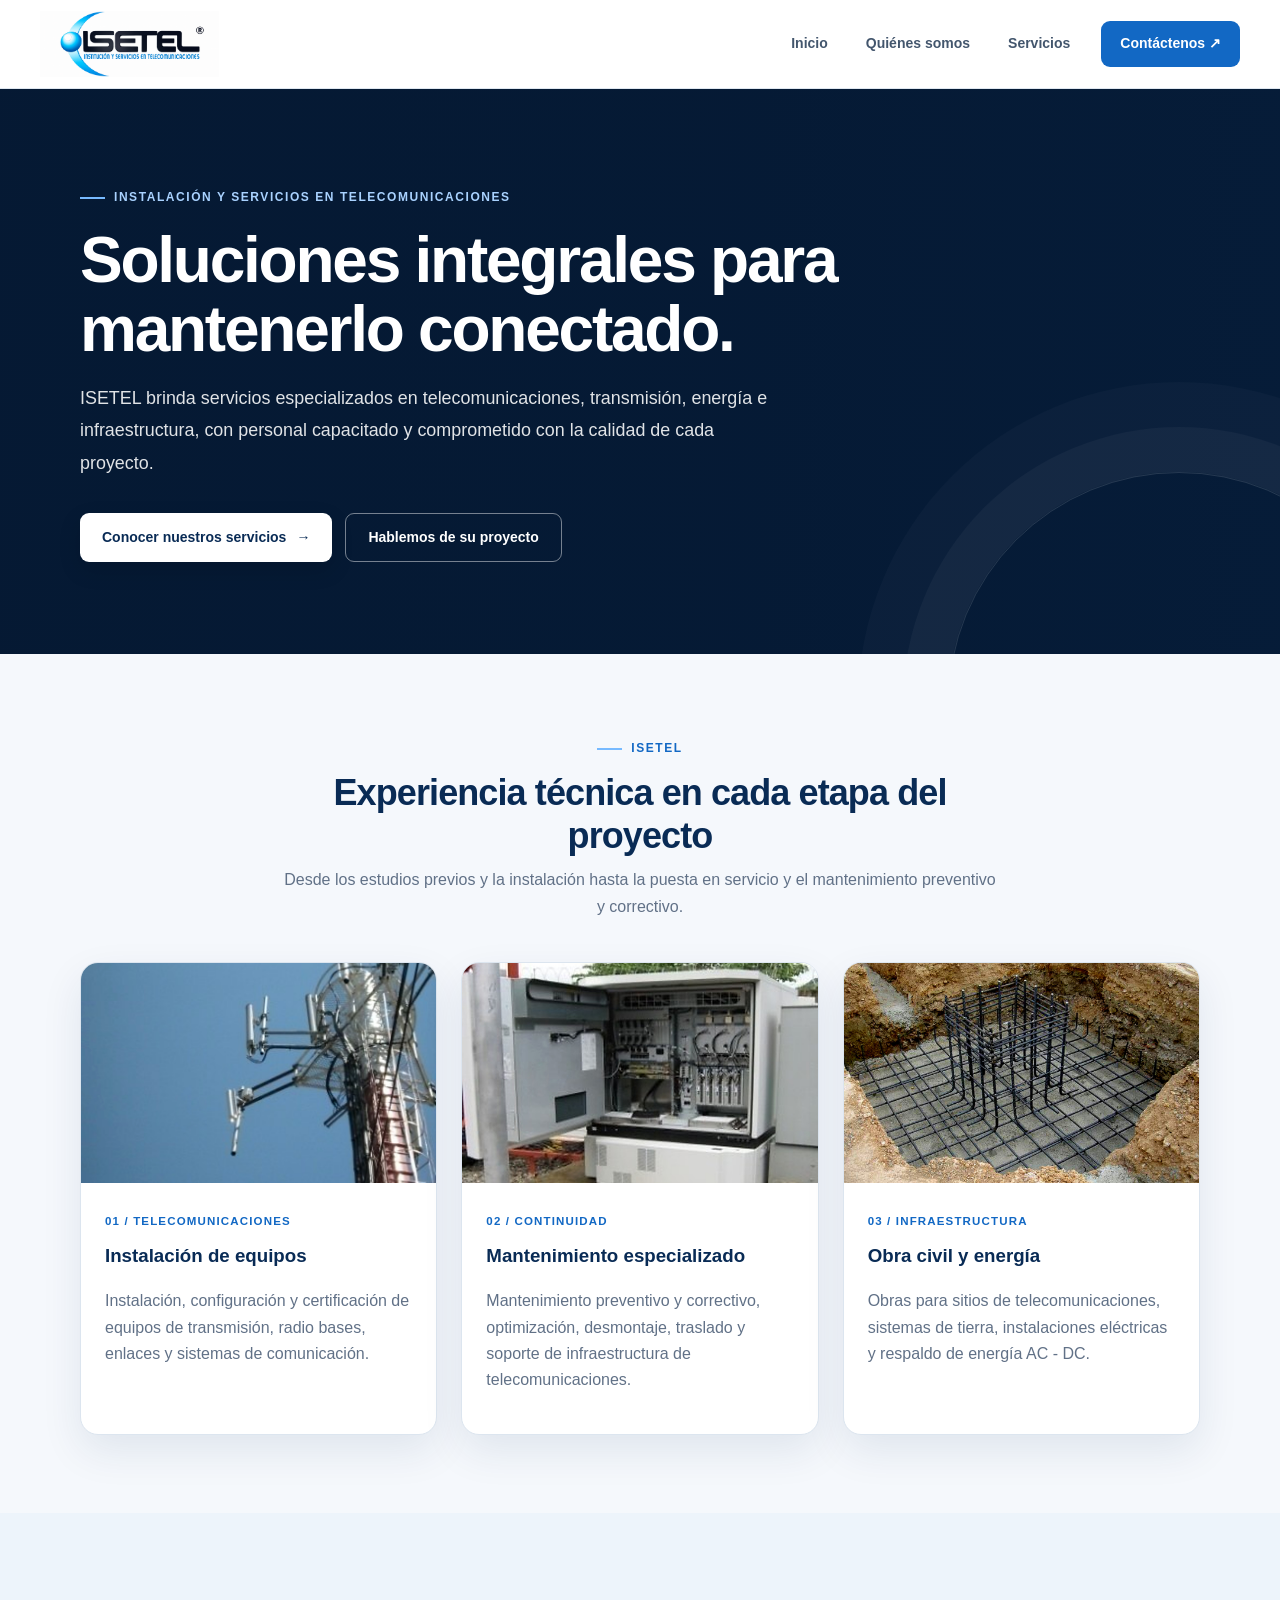
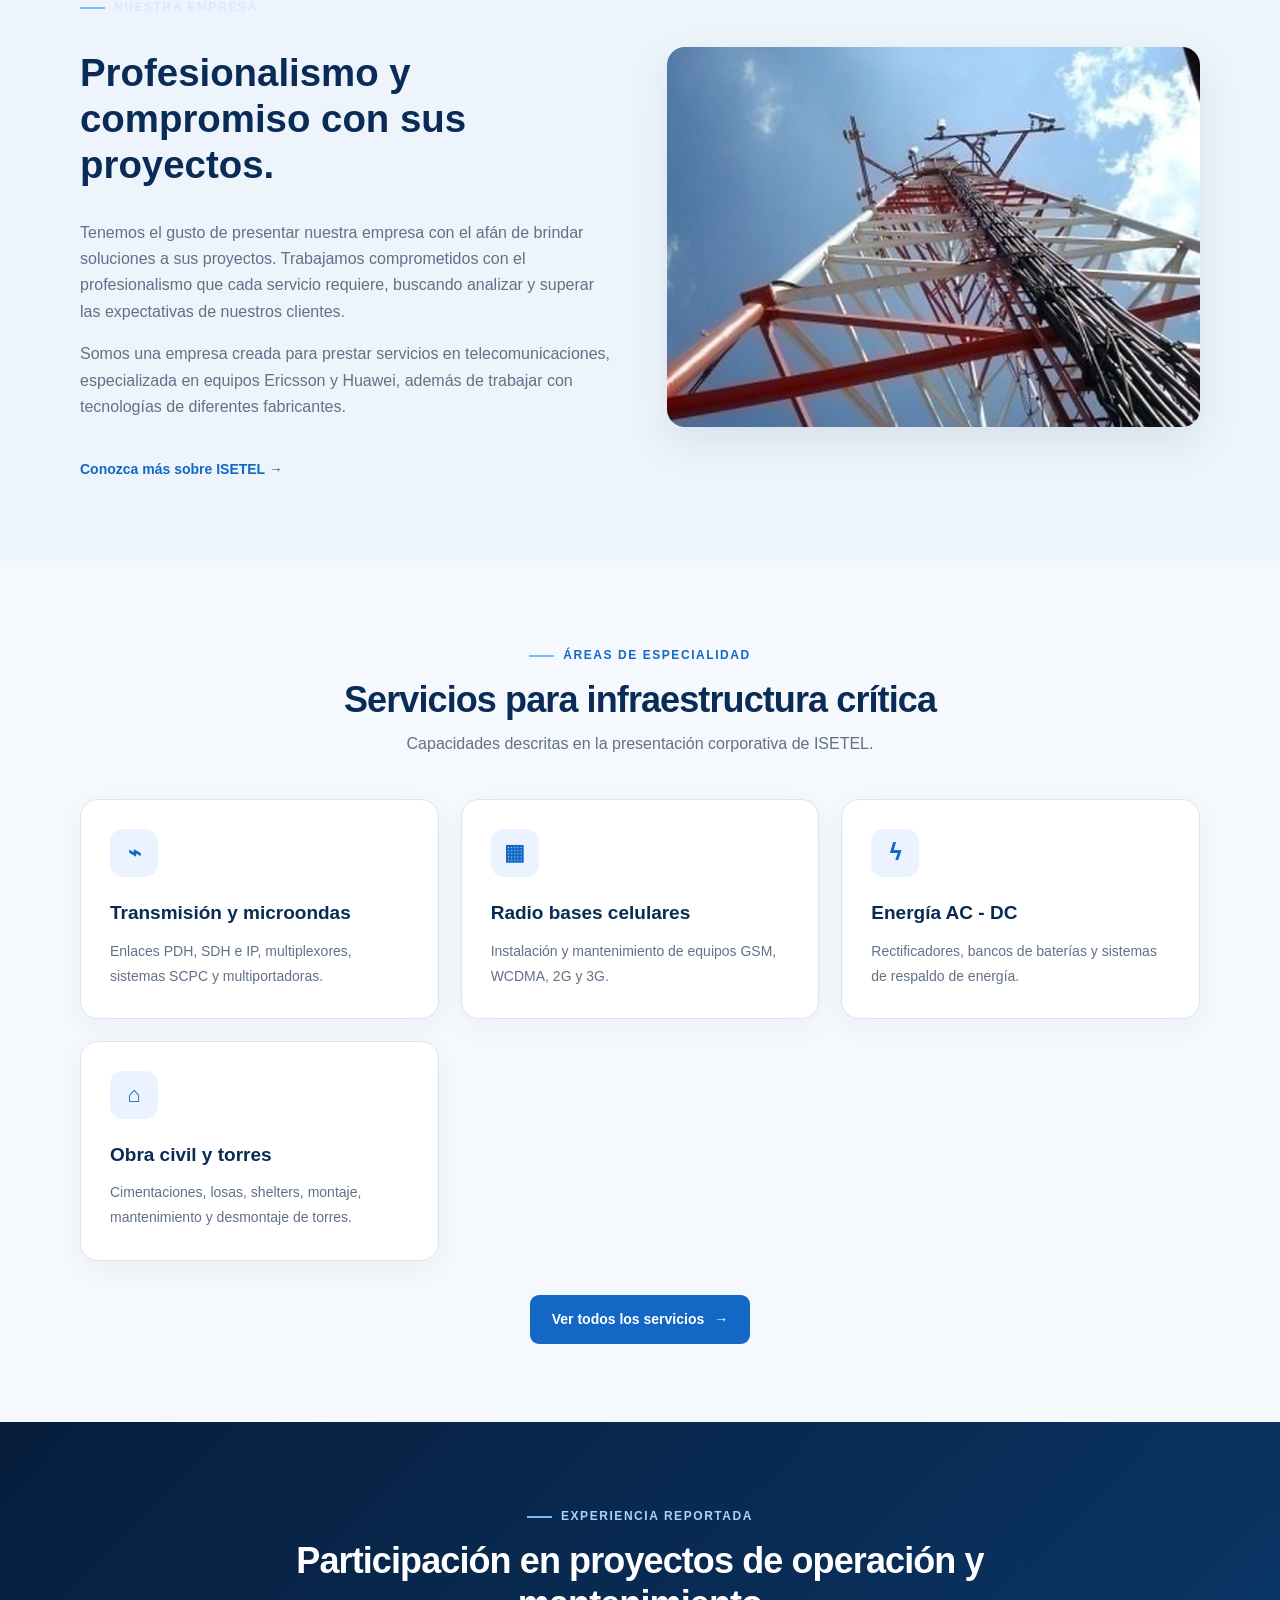
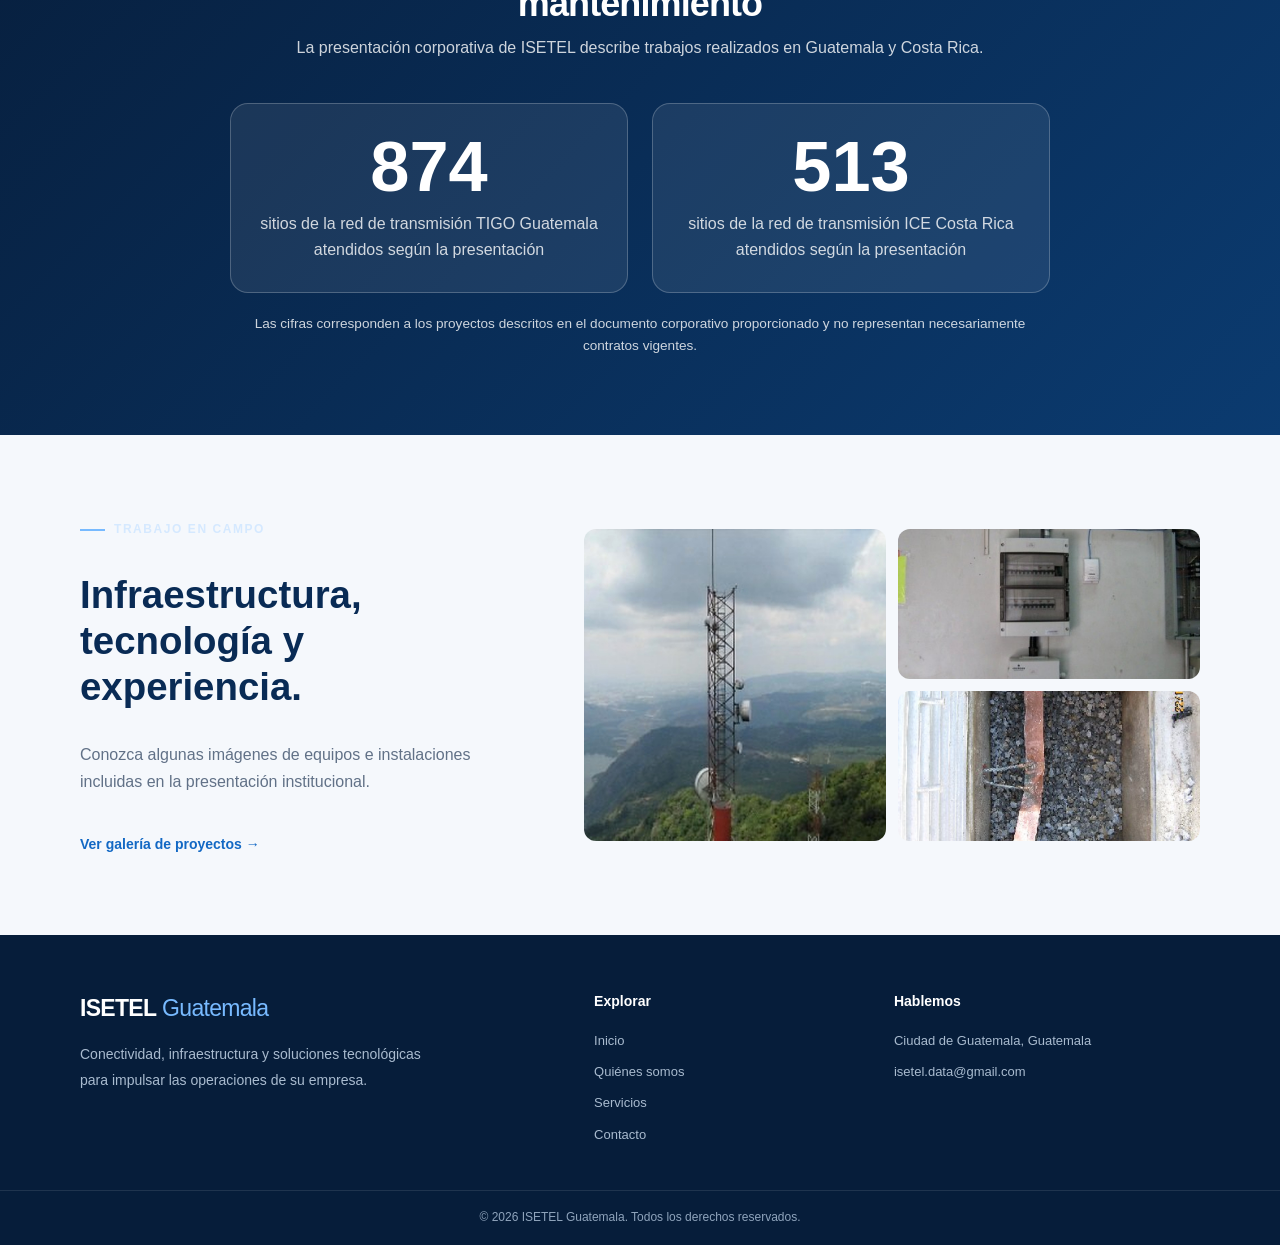
<file: index.html>
<!DOCTYPE html>
<html lang="es">
<head>
    <meta charset="UTF-8">
    <meta name="viewport" content="width=device-width, initial-scale=1.0">
    <meta name="theme-color" content="#092b55">
    <meta name="description" content="ISETEL: instalación y servicios en telecomunicaciones, transmisión, radio bases, energía e infraestructura.">
    <title>Inicio | ISETEL Guatemala</title>
    <link rel="stylesheet" href="styles.css">
    <script src="main.js" defer></script>
</head>
<body>
<a class="skip-link" href="#contenido">Saltar al contenido</a>
<header class="site-header">
    <div class="header-inner">
        <a class="brand" href="index.html" aria-label="ISETEL Guatemala - Inicio"><img src="img/logo.png" alt="ISETEL Guatemala"></a>
        <button class="menu-toggle" type="button" aria-label="Abrir menú" aria-expanded="false" aria-controls="main-navigation"><span></span><span></span><span></span></button>
        <nav class="main-navigation" id="main-navigation" aria-label="Navegación principal">
            <a href="index.html">Inicio</a><a href="nosotros.html">Quiénes somos</a><a href="servicios.html">Servicios</a><a class="nav-contact" href="contacto.html">Contáctenos <span aria-hidden="true">↗</span></a>
        </nav>
    </div>
</header>
<main id="contenido">


<section class="hero hero-photo">
    <div class="hero-shade"></div>
    <div class="container hero-inner">
        <span class="eyebrow">Instalación y Servicios en Telecomunicaciones</span>
        <h1>Soluciones integrales para mantenerlo conectado.</h1>
        <p>ISETEL brinda servicios especializados en telecomunicaciones, transmisión, energía e infraestructura, con personal capacitado y comprometido con la calidad de cada proyecto.</p>
        <div class="hero-actions">
            <a class="btn btn-primary" href="servicios.html">Conocer nuestros servicios <span aria-hidden="true">→</span></a>
            <a class="btn btn-outline" href="contacto.html">Hablemos de su proyecto</a>
        </div>
    </div>
</section>

<section class="section">
    <div class="container">
        <div class="section-heading">
            <span class="eyebrow">ISETEL</span>
            <h2>Experiencia técnica en cada etapa del proyecto</h2>
            <p>Desde los estudios previos y la instalación hasta la puesta en servicio y el mantenimiento preventivo y correctivo.</p>
        </div>
        <div class="feature-grid">
            <article class="feature-card">
                <img src="img/proyectos/antenas-microondas.jpg" alt="Antenas de telecomunicaciones instaladas en torre" loading="lazy">
                <div><span class="card-kicker">01 / Telecomunicaciones</span><h3>Instalación de equipos</h3><p>Instalación, configuración y certificación de equipos de transmisión, radio bases, enlaces y sistemas de comunicación.</p></div>
            </article>
            <article class="feature-card">
                <img src="img/proyectos/gabinete-telecomunicaciones.jpg" alt="Gabinete técnico para equipos de telecomunicaciones" loading="lazy">
                <div><span class="card-kicker">02 / Continuidad</span><h3>Mantenimiento especializado</h3><p>Mantenimiento preventivo y correctivo, optimización, desmontaje, traslado y soporte de infraestructura de telecomunicaciones.</p></div>
            </article>
            <article class="feature-card">
                <img src="img/proyectos/456.jpg" alt="Trabajos de infraestructura y obra civil" loading="lazy">
                <div><span class="card-kicker">03 / Infraestructura</span><h3>Obra civil y energía</h3><p>Obras para sitios de telecomunicaciones, sistemas de tierra, instalaciones eléctricas y respaldo de energía AC - DC.</p></div>
            </article>
        </div>
    </div>
</section>

<section class="section section-tint">
    <div class="container split-section">
        <div>
            <span class="eyebrow">Nuestra empresa</span>
            <h2>Profesionalismo y compromiso con sus proyectos.</h2>
            <p>Tenemos el gusto de presentar nuestra empresa con el afán de brindar soluciones a sus proyectos. Trabajamos comprometidos con el profesionalismo que cada servicio requiere, buscando analizar y superar las expectativas de nuestros clientes.</p>
            <p>Somos una empresa creada para prestar servicios en telecomunicaciones, especializada en equipos Ericsson y Huawei, además de trabajar con tecnologías de diferentes fabricantes.</p>
            <a class="text-link" href="nosotros.html">Conozca más sobre ISETEL →</a>
        </div>
        <img class="split-image" src="img/proyectos/torre-celular.jpg" alt="Estructura de torre celular con antenas" loading="lazy">
    </div>
</section>

<section class="section">
    <div class="container">
        <div class="section-heading">
            <span class="eyebrow">Áreas de especialidad</span>
            <h2>Servicios para infraestructura crítica</h2>
            <p>Capacidades descritas en la presentación corporativa de ISETEL.</p>
        </div>
        <div class="cards-grid">
            <article class="info-card"><div class="card-icon">⌁</div><h3>Transmisión y microondas</h3><p>Enlaces PDH, SDH e IP, multiplexores, sistemas SCPC y multiportadoras.</p></article>
            <article class="info-card"><div class="card-icon">▦</div><h3>Radio bases celulares</h3><p>Instalación y mantenimiento de equipos GSM, WCDMA, 2G y 3G.</p></article>
            <article class="info-card"><div class="card-icon">ϟ</div><h3>Energía AC - DC</h3><p>Rectificadores, bancos de baterías y sistemas de respaldo de energía.</p></article>
            <article class="info-card"><div class="card-icon">⌂</div><h3>Obra civil y torres</h3><p>Cimentaciones, losas, shelters, montaje, mantenimiento y desmontaje de torres.</p></article>
        </div>
        <div class="center-action"><a class="btn btn-blue" href="servicios.html">Ver todos los servicios <span aria-hidden="true">→</span></a></div>
    </div>
</section>

<section class="section section-navy">
    <div class="container">
        <div class="section-heading section-heading-light">
            <span class="eyebrow">Experiencia reportada</span>
            <h2>Participación en proyectos de operación y mantenimiento</h2>
            <p>La presentación corporativa de ISETEL describe trabajos realizados en Guatemala y Costa Rica.</p>
        </div>
        <div class="numbers-grid">
            <article><strong>874</strong><span>sitios de la red de transmisión TIGO Guatemala atendidos según la presentación</span></article>
            <article><strong>513</strong><span>sitios de la red de transmisión ICE Costa Rica atendidos según la presentación</span></article>
        </div>
        <p class="note-light">Las cifras corresponden a los proyectos descritos en el documento corporativo proporcionado y no representan necesariamente contratos vigentes.</p>
    </div>
</section>

<section class="section">
    <div class="container gallery-preview">
        <div><span class="eyebrow">Trabajo en campo</span><h2>Infraestructura, tecnología y experiencia.</h2><p>Conozca algunas imágenes de equipos e instalaciones incluidas en la presentación institucional.</p><a class="text-link" href="servicios.html#galeria">Ver galería de proyectos →</a></div>
        <div class="mini-gallery">
            <img src="img/proyectos/torre-en-sitio.jpg" alt="Torre de telecomunicaciones en sitio" loading="lazy">
            <img src="img/proyectos/instalacion-electrica.jpg" alt="Instalación de equipo eléctrico" loading="lazy">
            <img src="img/proyectos/sistema-puesta-tierra.jpg" alt="Detalle de sistema de puesta a tierra" loading="lazy">
        </div>
    </div>
</section>


</main>
<footer class="site-footer">
    <div class="footer-main container">
        <div class="footer-about"><a class="footer-brand" href="index.html">ISETEL<span> Guatemala</span></a><p>Conectividad, infraestructura y soluciones tecnológicas para impulsar las operaciones de su empresa.</p></div>
        <div><h2 class="footer-heading">Explorar</h2><ul class="footer-links"><li><a href="index.html">Inicio</a></li><li><a href="nosotros.html">Quiénes somos</a></li><li><a href="servicios.html">Servicios</a></li><li><a href="contacto.html">Contacto</a></li></ul></div>
        <div><h2 class="footer-heading">Hablemos</h2><ul class="footer-links footer-contact"><li>Ciudad de Guatemala, Guatemala</li><li><a href="mailto:isetel.data@gmail.com">isetel.data@gmail.com</a></li></ul></div>
    </div>
    <div class="footer-bottom"><p>© <span id="current-year">2026</span> ISETEL Guatemala. Todos los derechos reservados.</p></div>
</footer>
</body>
</html>
</file>
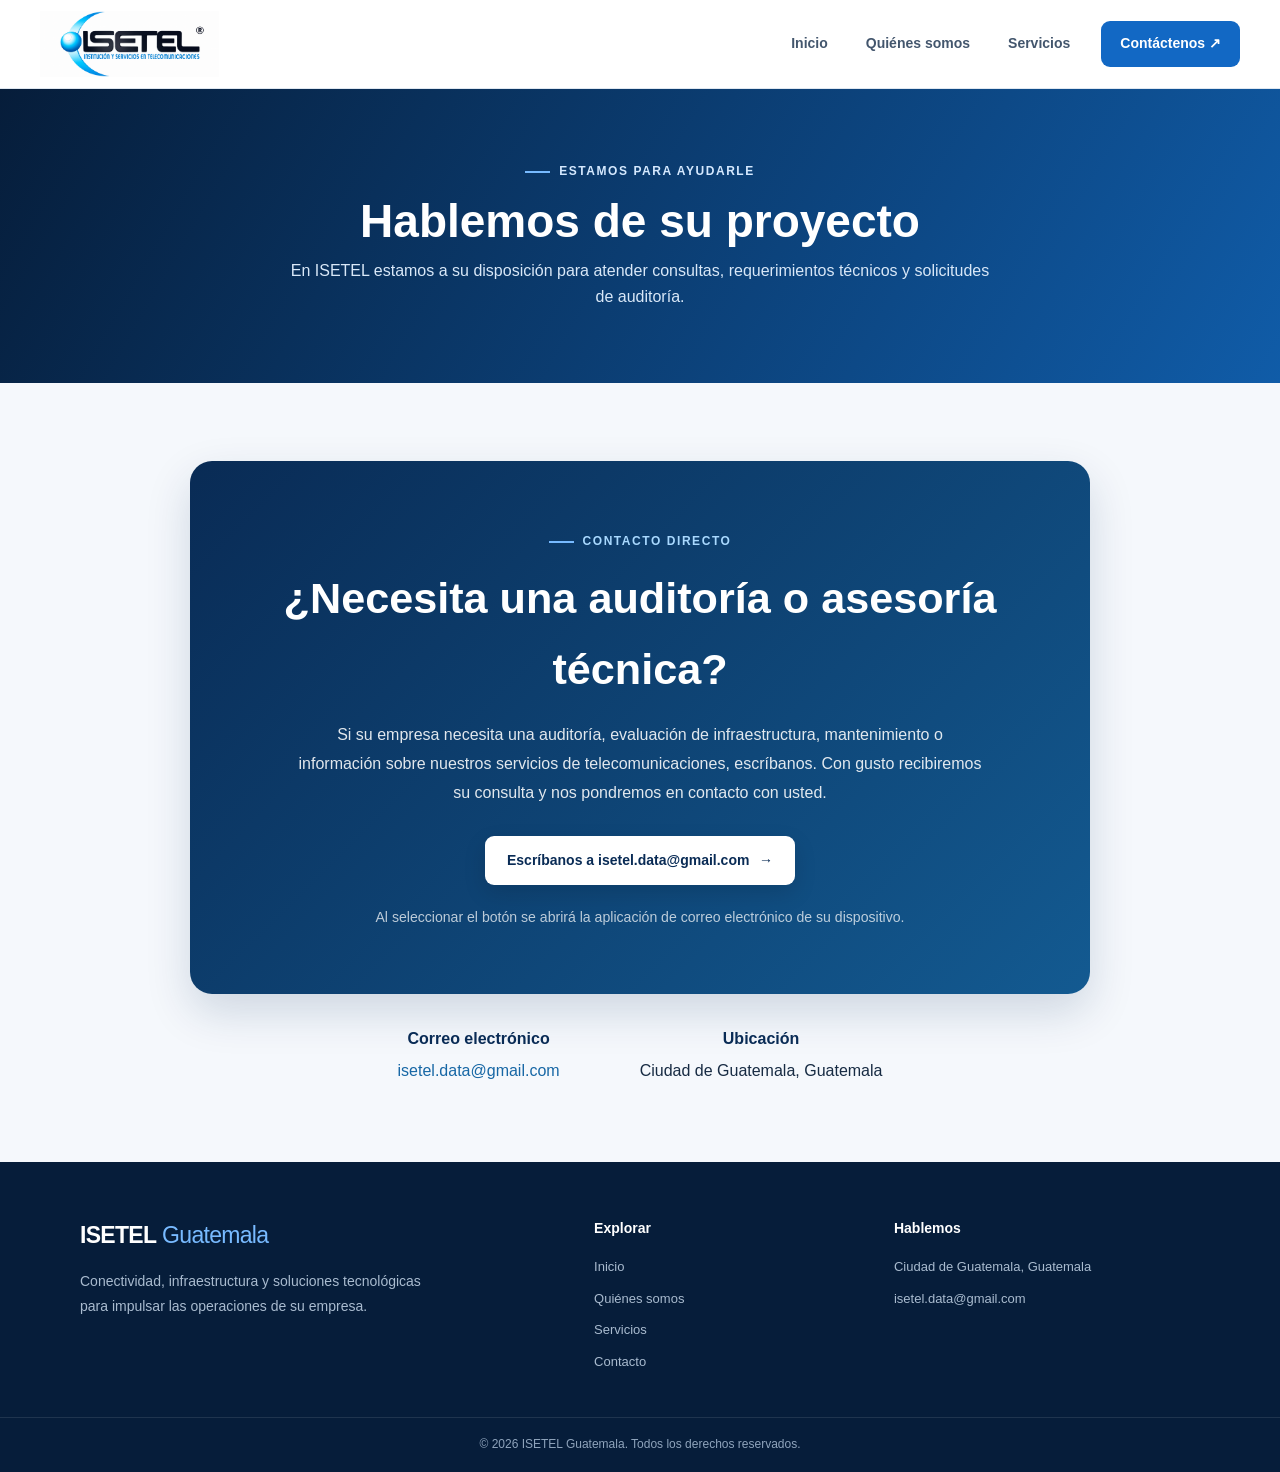
<file: contacto.html>
<!DOCTYPE html>
<html lang="es">
<head>
    <meta charset="UTF-8">
    <meta name="viewport" content="width=device-width, initial-scale=1.0">
    <meta name="theme-color" content="#092b55">
    <meta name="description" content="ISETEL: instalación y servicios en telecomunicaciones, transmisión, radio bases, energía e infraestructura.">
    <title>Contacto | ISETEL Guatemala</title>
    <link rel="stylesheet" href="styles.css">
    <script src="main.js" defer></script>
</head>
<body>
<a class="skip-link" href="#contenido">Saltar al contenido</a>
<header class="site-header">
    <div class="header-inner">
        <a class="brand" href="index.html" aria-label="ISETEL Guatemala - Inicio"><img src="img/logo.png" alt="ISETEL Guatemala"></a>
        <button class="menu-toggle" type="button" aria-label="Abrir menú" aria-expanded="false" aria-controls="main-navigation"><span></span><span></span><span></span></button>
        <nav class="main-navigation" id="main-navigation" aria-label="Navegación principal">
            <a href="index.html">Inicio</a><a href="nosotros.html">Quiénes somos</a><a href="servicios.html">Servicios</a><a class="nav-contact" href="contacto.html">Contáctenos <span aria-hidden="true">↗</span></a>
        </nav>
    </div>
</header>
<main id="contenido">
<section class="page-hero">
    <span class="eyebrow">Estamos para ayudarle</span>
    <h1>Hablemos de su proyecto</h1>
    <p>En ISETEL estamos a su disposición para atender consultas, requerimientos técnicos y solicitudes de auditoría.</p>
</section>
<section class="section">
    <div class="container">
        <div class="contact-cta-panel">
            <span class="eyebrow">Contacto directo</span>
            <h2>¿Necesita una auditoría o asesoría técnica?</h2>
            <p>Si su empresa necesita una auditoría, evaluación de infraestructura, mantenimiento o información sobre nuestros servicios de telecomunicaciones, escríbanos. Con gusto recibiremos su consulta y nos pondremos en contacto con usted.</p>
            <a class="btn btn-primary contact-email-button" href="mailto:isetel.data@gmail.com?subject=Consulta%20sobre%20servicios%20ISETEL">Escríbanos a isetel.data@gmail.com <span aria-hidden="true">→</span></a>
            <p class="contact-email-note">Al seleccionar el botón se abrirá la aplicación de correo electrónico de su dispositivo.</p>
        </div>
        <div class="contact-info-strip">
            <div><strong>Correo electrónico</strong><a href="mailto:isetel.data@gmail.com">isetel.data@gmail.com</a></div>
            <div><strong>Ubicación</strong><span>Ciudad de Guatemala, Guatemala</span></div>
        </div>
    </div>
</section></main>
<footer class="site-footer">
    <div class="footer-main container">
        <div class="footer-about"><a class="footer-brand" href="index.html">ISETEL<span> Guatemala</span></a><p>Conectividad, infraestructura y soluciones tecnológicas para impulsar las operaciones de su empresa.</p></div>
        <div><h2 class="footer-heading">Explorar</h2><ul class="footer-links"><li><a href="index.html">Inicio</a></li><li><a href="nosotros.html">Quiénes somos</a></li><li><a href="servicios.html">Servicios</a></li><li><a href="contacto.html">Contacto</a></li></ul></div>
        <div><h2 class="footer-heading">Hablemos</h2><ul class="footer-links footer-contact"><li>Ciudad de Guatemala, Guatemala</li><li><a href="mailto:isetel.data@gmail.com">isetel.data@gmail.com</a></li></ul></div>
    </div>
    <div class="footer-bottom"><p>© <span id="current-year">2026</span> ISETEL Guatemala. Todos los derechos reservados.</p></div>
</footer>
</body>
</html>
</file>
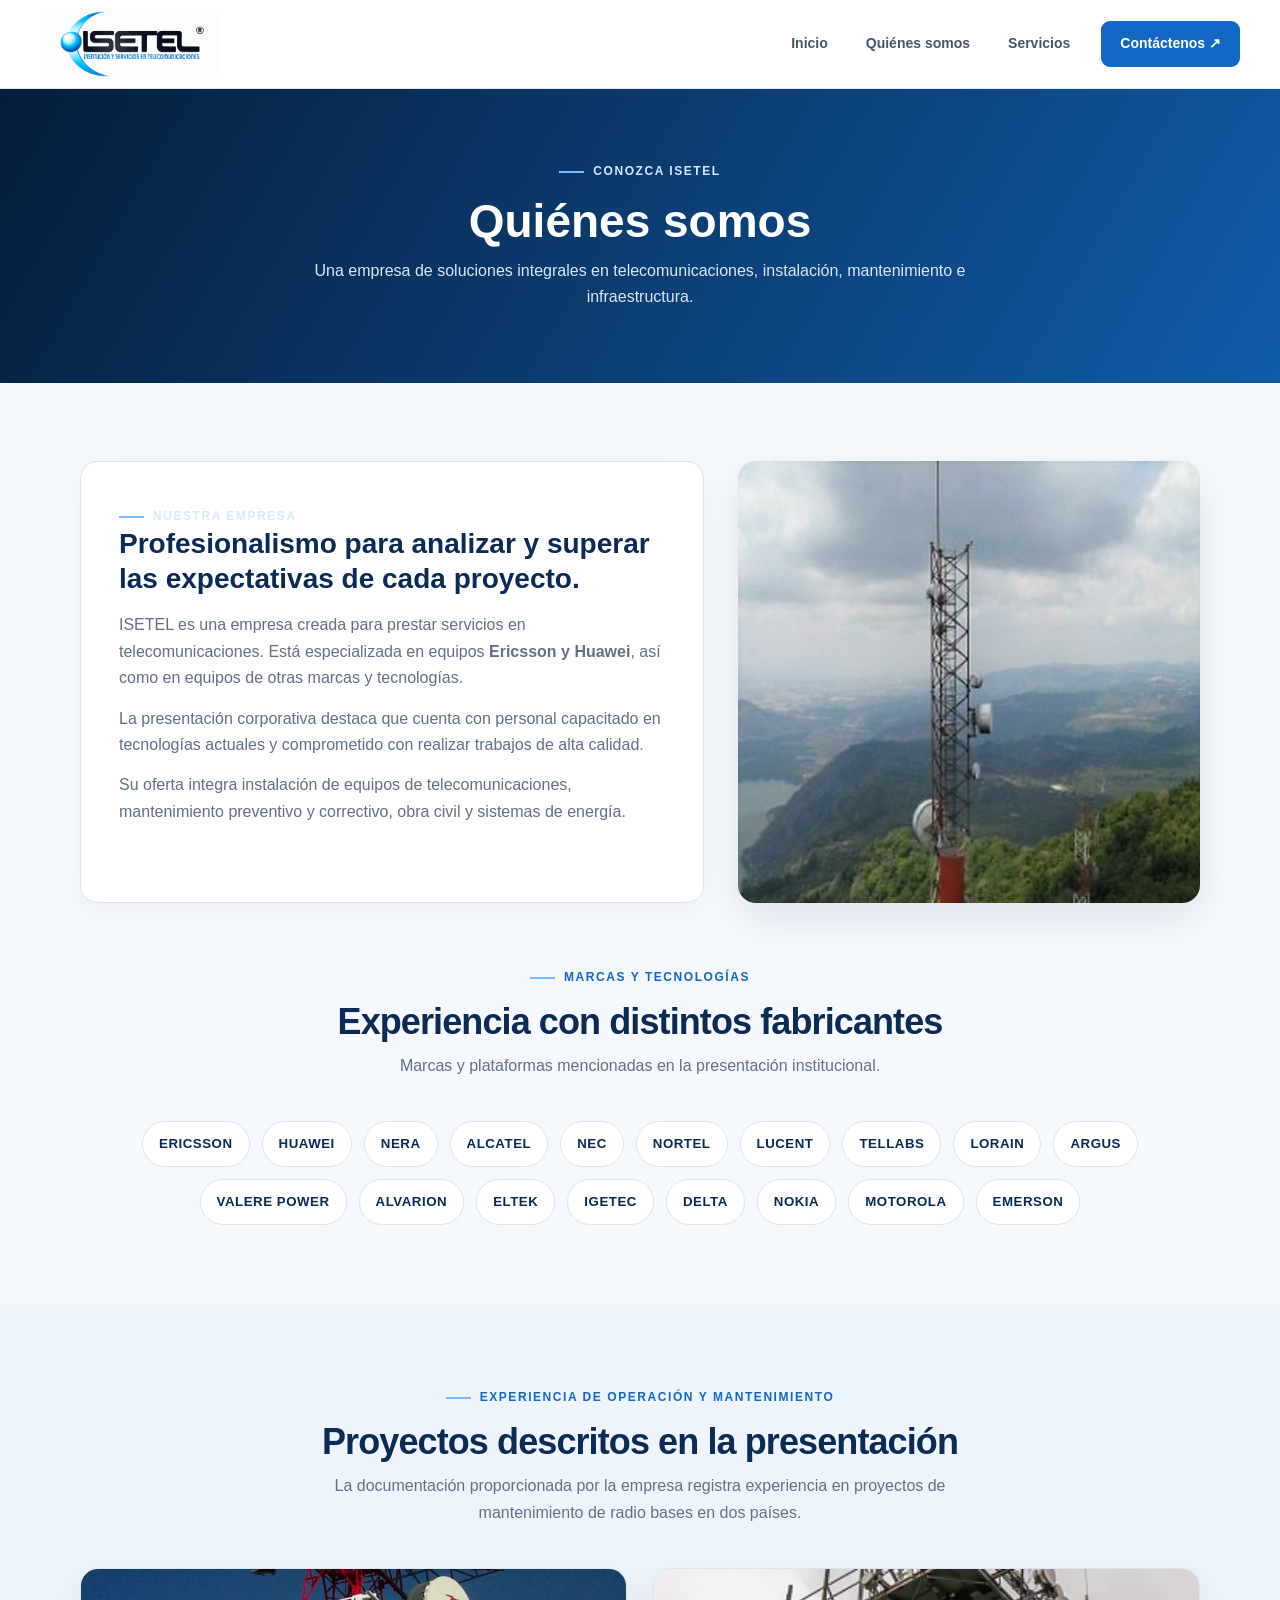
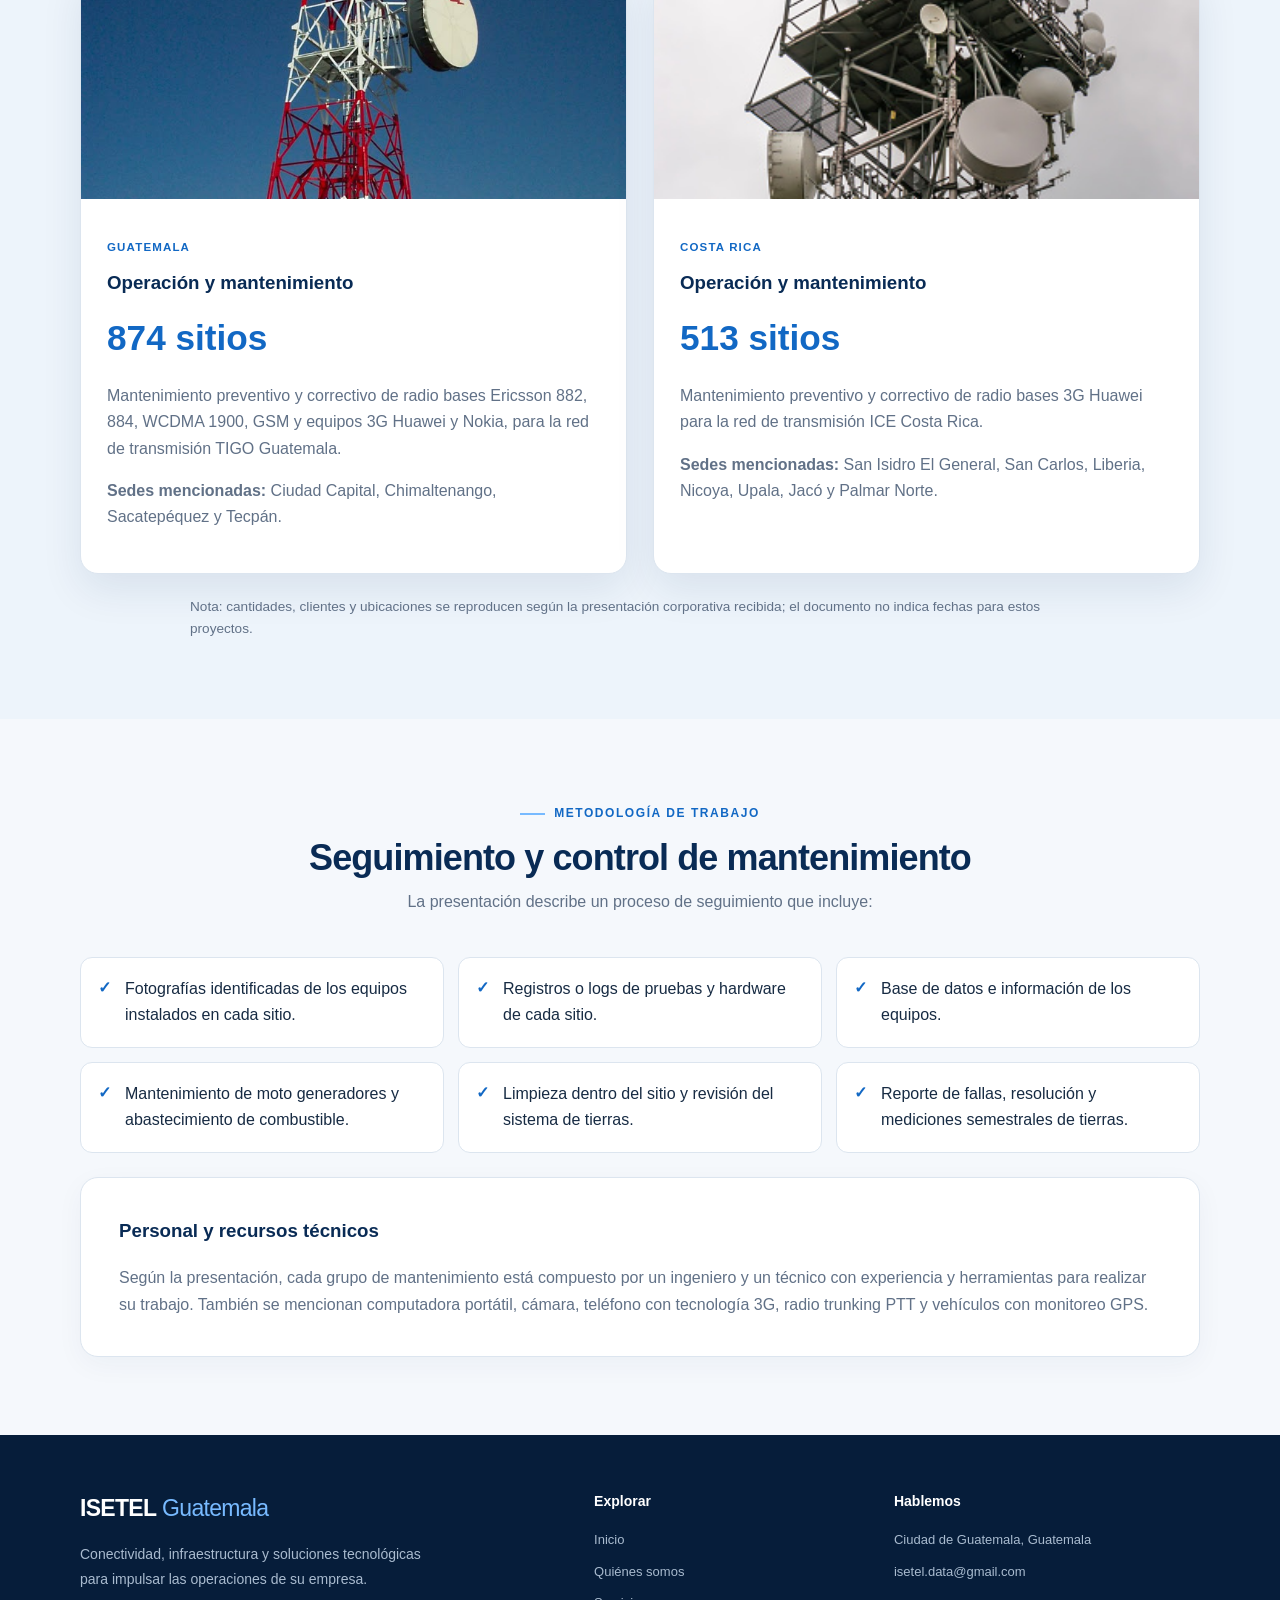
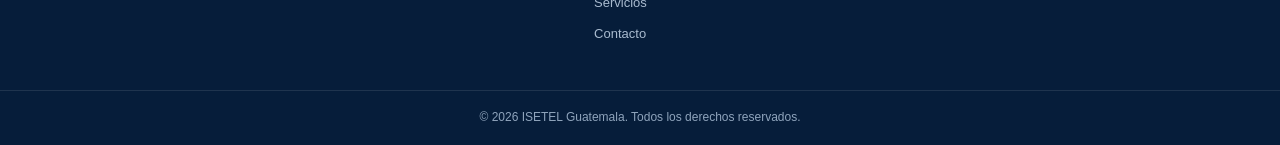
<file: nosotros.html>
<!DOCTYPE html>
<html lang="es">
<head>
    <meta charset="UTF-8">
    <meta name="viewport" content="width=device-width, initial-scale=1.0">
    <meta name="theme-color" content="#092b55">
    <meta name="description" content="ISETEL: instalación y servicios en telecomunicaciones, transmisión, radio bases, energía e infraestructura.">
    <title>Quiénes somos | ISETEL Guatemala</title>
    <link rel="stylesheet" href="styles.css">
    <script src="main.js" defer></script>
</head>
<body>
<a class="skip-link" href="#contenido">Saltar al contenido</a>
<header class="site-header">
    <div class="header-inner">
        <a class="brand" href="index.html" aria-label="ISETEL Guatemala - Inicio"><img src="img/logo.png" alt="ISETEL Guatemala"></a>
        <button class="menu-toggle" type="button" aria-label="Abrir menú" aria-expanded="false" aria-controls="main-navigation"><span></span><span></span><span></span></button>
        <nav class="main-navigation" id="main-navigation" aria-label="Navegación principal">
            <a href="index.html">Inicio</a><a href="nosotros.html">Quiénes somos</a><a href="servicios.html">Servicios</a><a class="nav-contact" href="contacto.html">Contáctenos <span aria-hidden="true">↗</span></a>
        </nav>
    </div>
</header>
<main id="contenido">

<section class="page-hero">
    <span class="eyebrow">Conozca ISETEL</span>
    <h1>Quiénes somos</h1>
    <p>Una empresa de soluciones integrales en telecomunicaciones, instalación, mantenimiento e infraestructura.</p>
</section>

<section class="section">
    <div class="container">
        <div class="about-intro">
            <div class="content-panel">
                <span class="eyebrow">Nuestra empresa</span>
                <h2>Profesionalismo para analizar y superar las expectativas de cada proyecto.</h2>
                <p>ISETEL es una empresa creada para prestar servicios en telecomunicaciones. Está especializada en equipos <strong>Ericsson y Huawei</strong>, así como en equipos de otras marcas y tecnologías.</p>
                <p>La presentación corporativa destaca que cuenta con personal capacitado en tecnologías actuales y comprometido con realizar trabajos de alta calidad.</p>
                <p>Su oferta integra instalación de equipos de telecomunicaciones, mantenimiento preventivo y correctivo, obra civil y sistemas de energía.</p>
            </div>
            <img src="img/proyectos/torre-en-sitio.jpg" alt="Torre de telecomunicaciones instalada en una ubicación de campo" loading="lazy">
        </div>

        <div class="section-heading compact-heading">
            <span class="eyebrow">Marcas y tecnologías</span>
            <h2>Experiencia con distintos fabricantes</h2>
            <p>Marcas y plataformas mencionadas en la presentación institucional.</p>
        </div>
        <div class="brand-cloud">
            <span>ERICSSON</span><span>HUAWEI</span><span>NERA</span><span>ALCATEL</span><span>NEC</span><span>NORTEL</span><span>LUCENT</span><span>TELLABS</span><span>LORAIN</span><span>ARGUS</span><span>VALERE POWER</span><span>ALVARION</span><span>ELTEK</span><span>IGETEC</span><span>DELTA</span><span>NOKIA</span><span>MOTOROLA</span><span>EMERSON</span>
        </div>
    </div>
</section>

<section class="section section-tint">
    <div class="container">
        <div class="section-heading">
            <span class="eyebrow">Experiencia de operación y mantenimiento</span>
            <h2>Proyectos descritos en la presentación</h2>
            <p>La documentación proporcionada por la empresa registra experiencia en proyectos de mantenimiento de radio bases en dos países.</p>
        </div>
        <div class="project-country-grid">
            <article class="country-card">
                <img src="img/proyectos/123.jpg" alt="Torre y estación de telecomunicaciones" loading="lazy">
                <div><span class="card-kicker">Guatemala</span><h3>Operación y mantenimiento</h3><strong class="project-number">874 sitios</strong><p>Mantenimiento preventivo y correctivo de radio bases Ericsson 882, 884, WCDMA 1900, GSM y equipos 3G Huawei y Nokia, para la red de transmisión TIGO Guatemala.</p><p><strong>Sedes mencionadas:</strong> Ciudad Capital, Chimaltenango, Sacatepéquez y Tecpán.</p></div>
            </article>
            <article class="country-card">
                <img src="img/proyectos/789.jpg" alt="Infraestructura de telecomunicaciones en torre" loading="lazy">
                <div><span class="card-kicker">Costa Rica</span><h3>Operación y mantenimiento</h3><strong class="project-number">513 sitios</strong><p>Mantenimiento preventivo y correctivo de radio bases 3G Huawei para la red de transmisión ICE Costa Rica.</p><p><strong>Sedes mencionadas:</strong> San Isidro El General, San Carlos, Liberia, Nicoya, Upala, Jacó y Palmar Norte.</p></div>
            </article>
        </div>
        <p class="source-note">Nota: cantidades, clientes y ubicaciones se reproducen según la presentación corporativa recibida; el documento no indica fechas para estos proyectos.</p>
    </div>
</section>

<section class="section">
    <div class="container">
        <div class="section-heading">
            <span class="eyebrow">Metodología de trabajo</span>
            <h2>Seguimiento y control de mantenimiento</h2>
            <p>La presentación describe un proceso de seguimiento que incluye:</p>
        </div>
        <div class="check-grid">
            <div>Fotografías identificadas de los equipos instalados en cada sitio.</div>
            <div>Registros o logs de pruebas y hardware de cada sitio.</div>
            <div>Base de datos e información de los equipos.</div>
            <div>Mantenimiento de moto generadores y abastecimiento de combustible.</div>
            <div>Limpieza dentro del sitio y revisión del sistema de tierras.</div>
            <div>Reporte de fallas, resolución y mediciones semestrales de tierras.</div>
        </div>
        <div class="content-panel team-panel">
            <h3>Personal y recursos técnicos</h3>
            <p>Según la presentación, cada grupo de mantenimiento está compuesto por un ingeniero y un técnico con experiencia y herramientas para realizar su trabajo. También se mencionan computadora portátil, cámara, teléfono con tecnología 3G, radio trunking PTT y vehículos con monitoreo GPS.</p>
        </div>
    </div>
</section>

</main>
<footer class="site-footer">
    <div class="footer-main container">
        <div class="footer-about"><a class="footer-brand" href="index.html">ISETEL<span> Guatemala</span></a><p>Conectividad, infraestructura y soluciones tecnológicas para impulsar las operaciones de su empresa.</p></div>
        <div><h2 class="footer-heading">Explorar</h2><ul class="footer-links"><li><a href="index.html">Inicio</a></li><li><a href="nosotros.html">Quiénes somos</a></li><li><a href="servicios.html">Servicios</a></li><li><a href="contacto.html">Contacto</a></li></ul></div>
        <div><h2 class="footer-heading">Hablemos</h2><ul class="footer-links footer-contact"><li>Ciudad de Guatemala, Guatemala</li><li><a href="mailto:isetel.data@gmail.com">isetel.data@gmail.com</a></li></ul></div>
    </div>
    <div class="footer-bottom"><p>© <span id="current-year">2026</span> ISETEL Guatemala. Todos los derechos reservados.</p></div>
</footer>
</body>
</html>
</file>
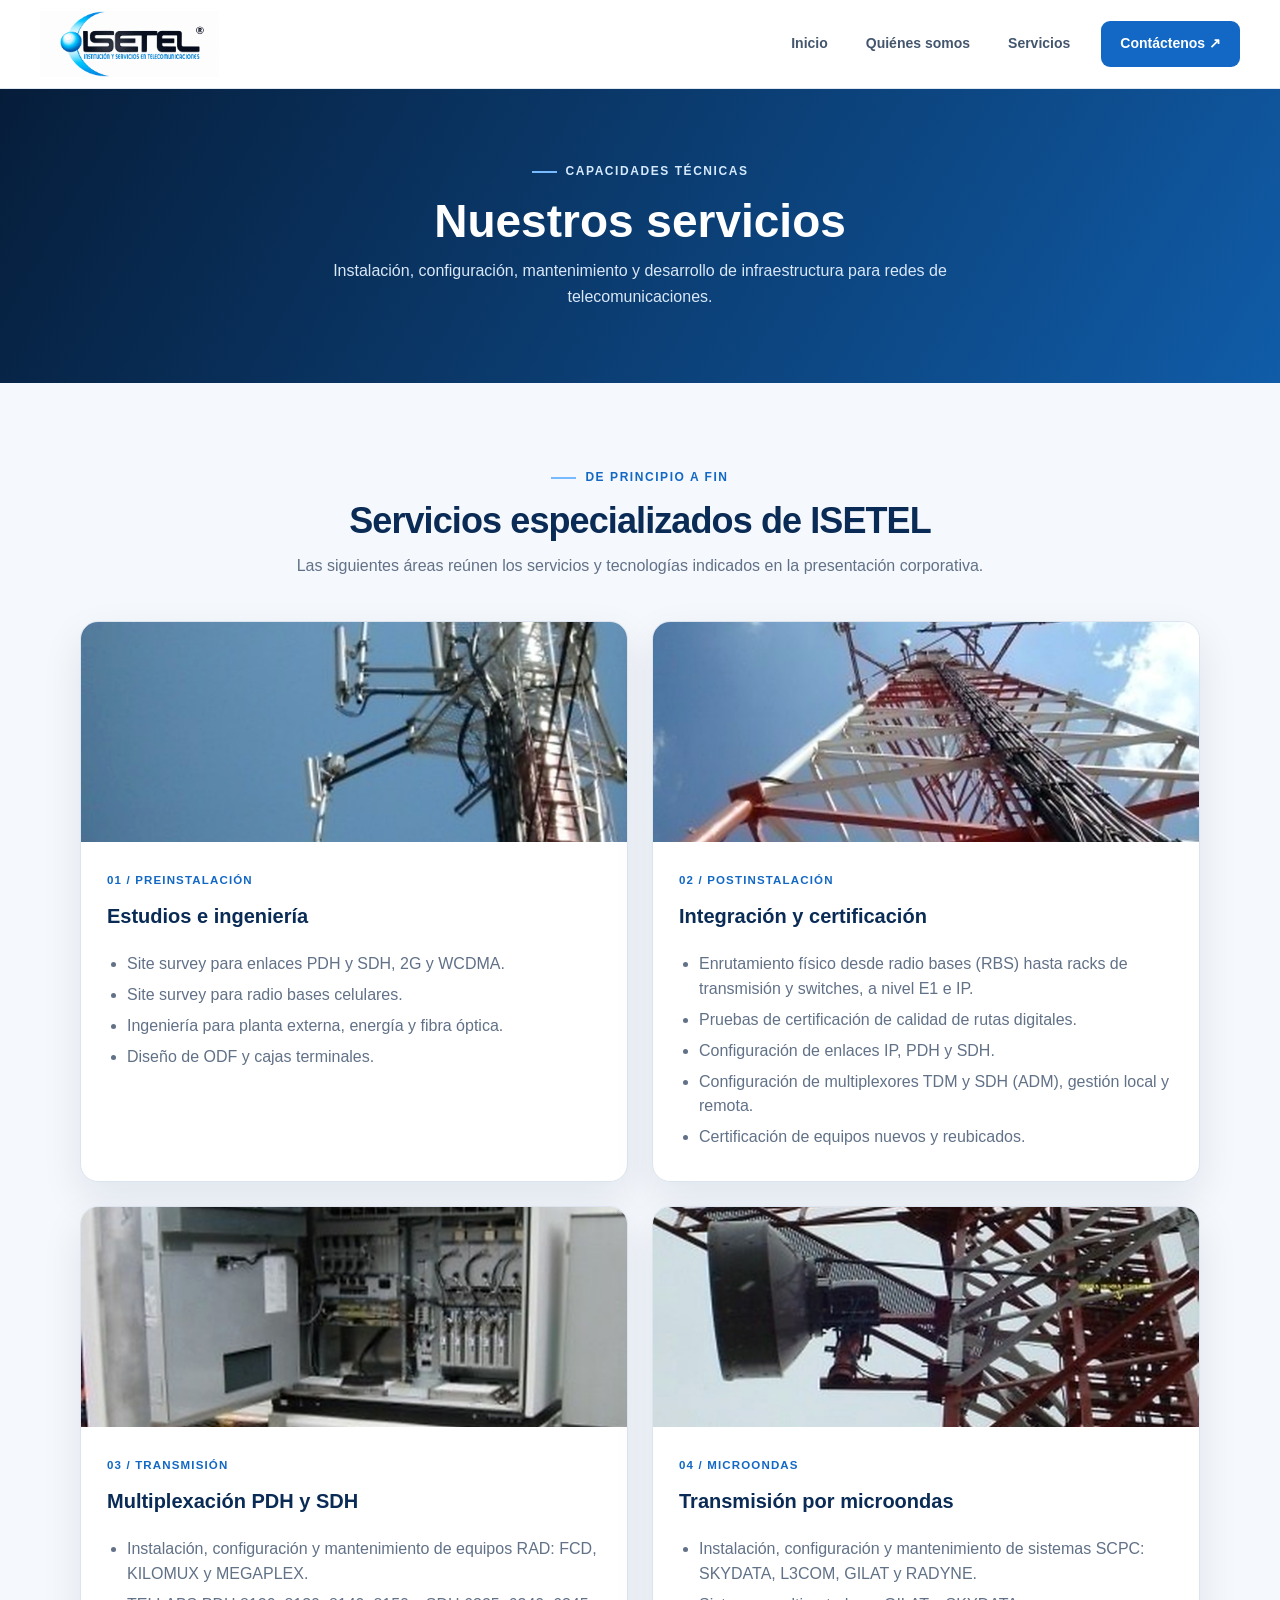
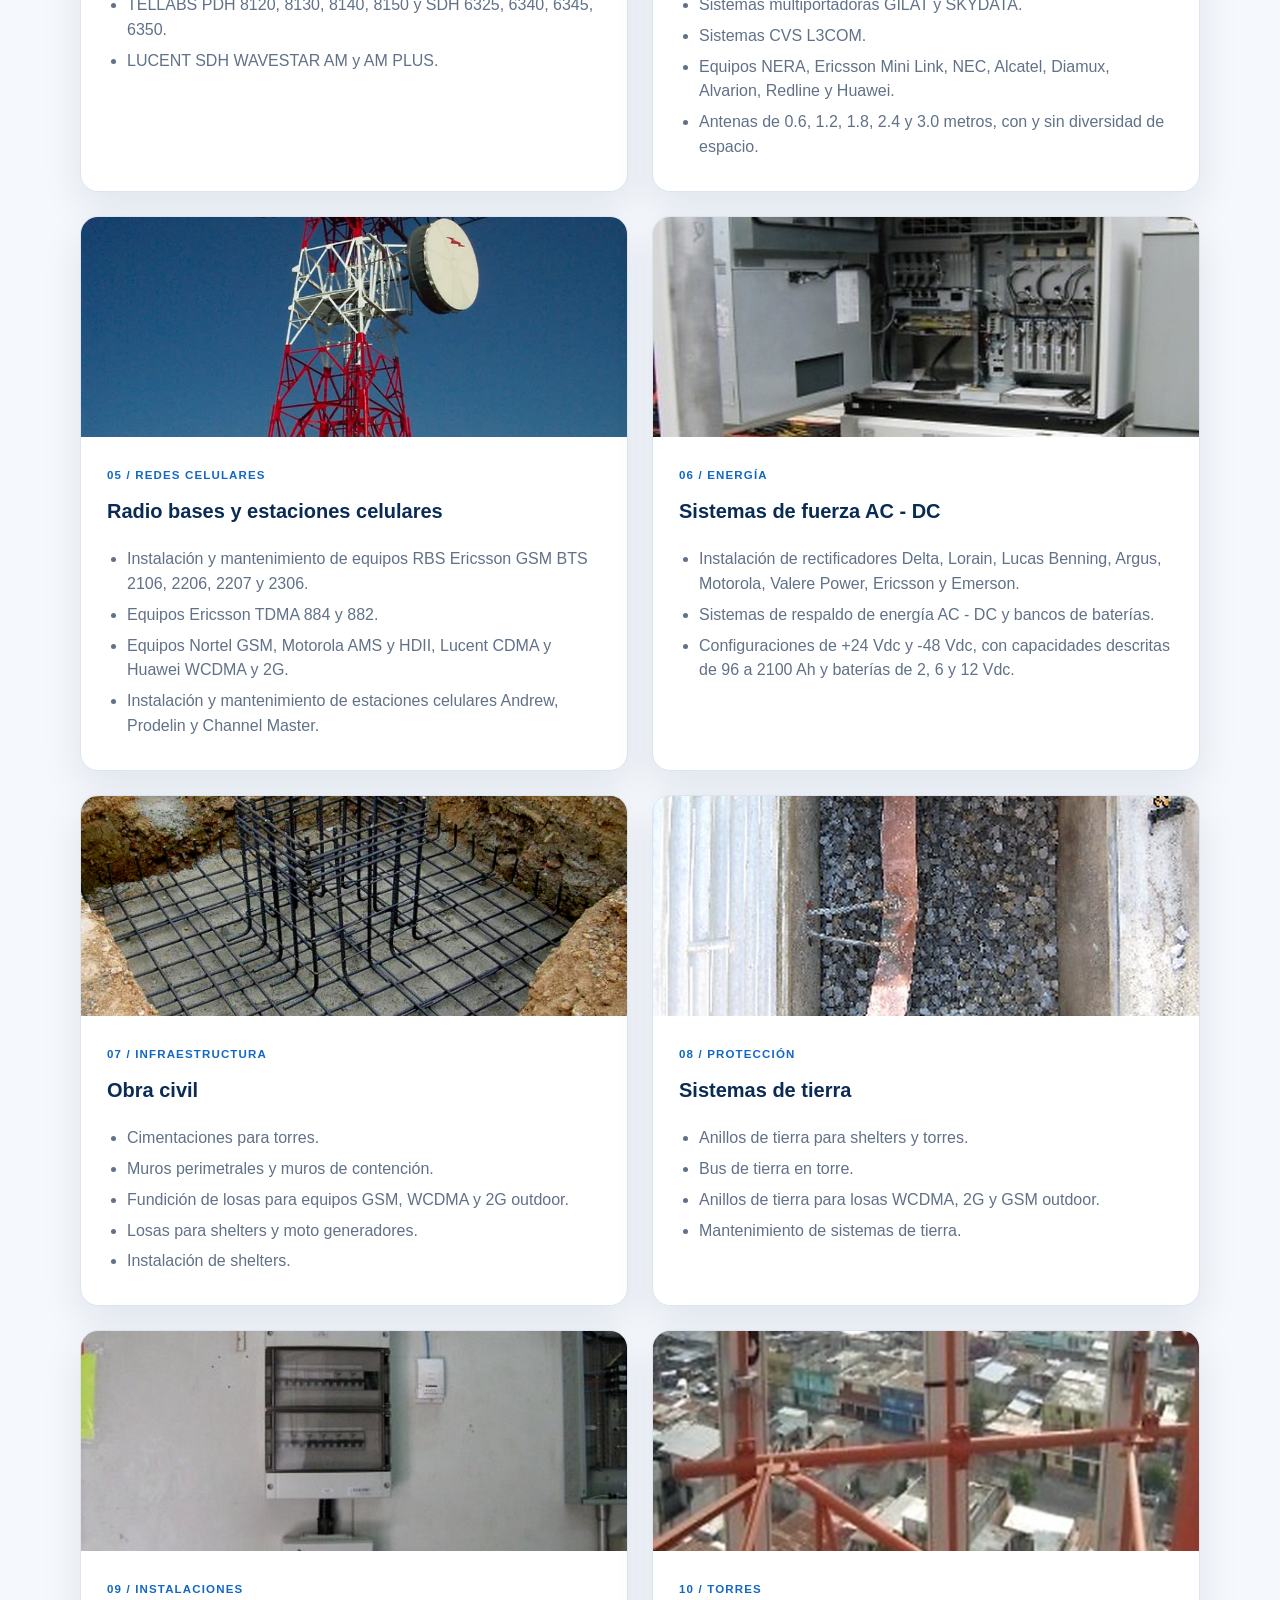
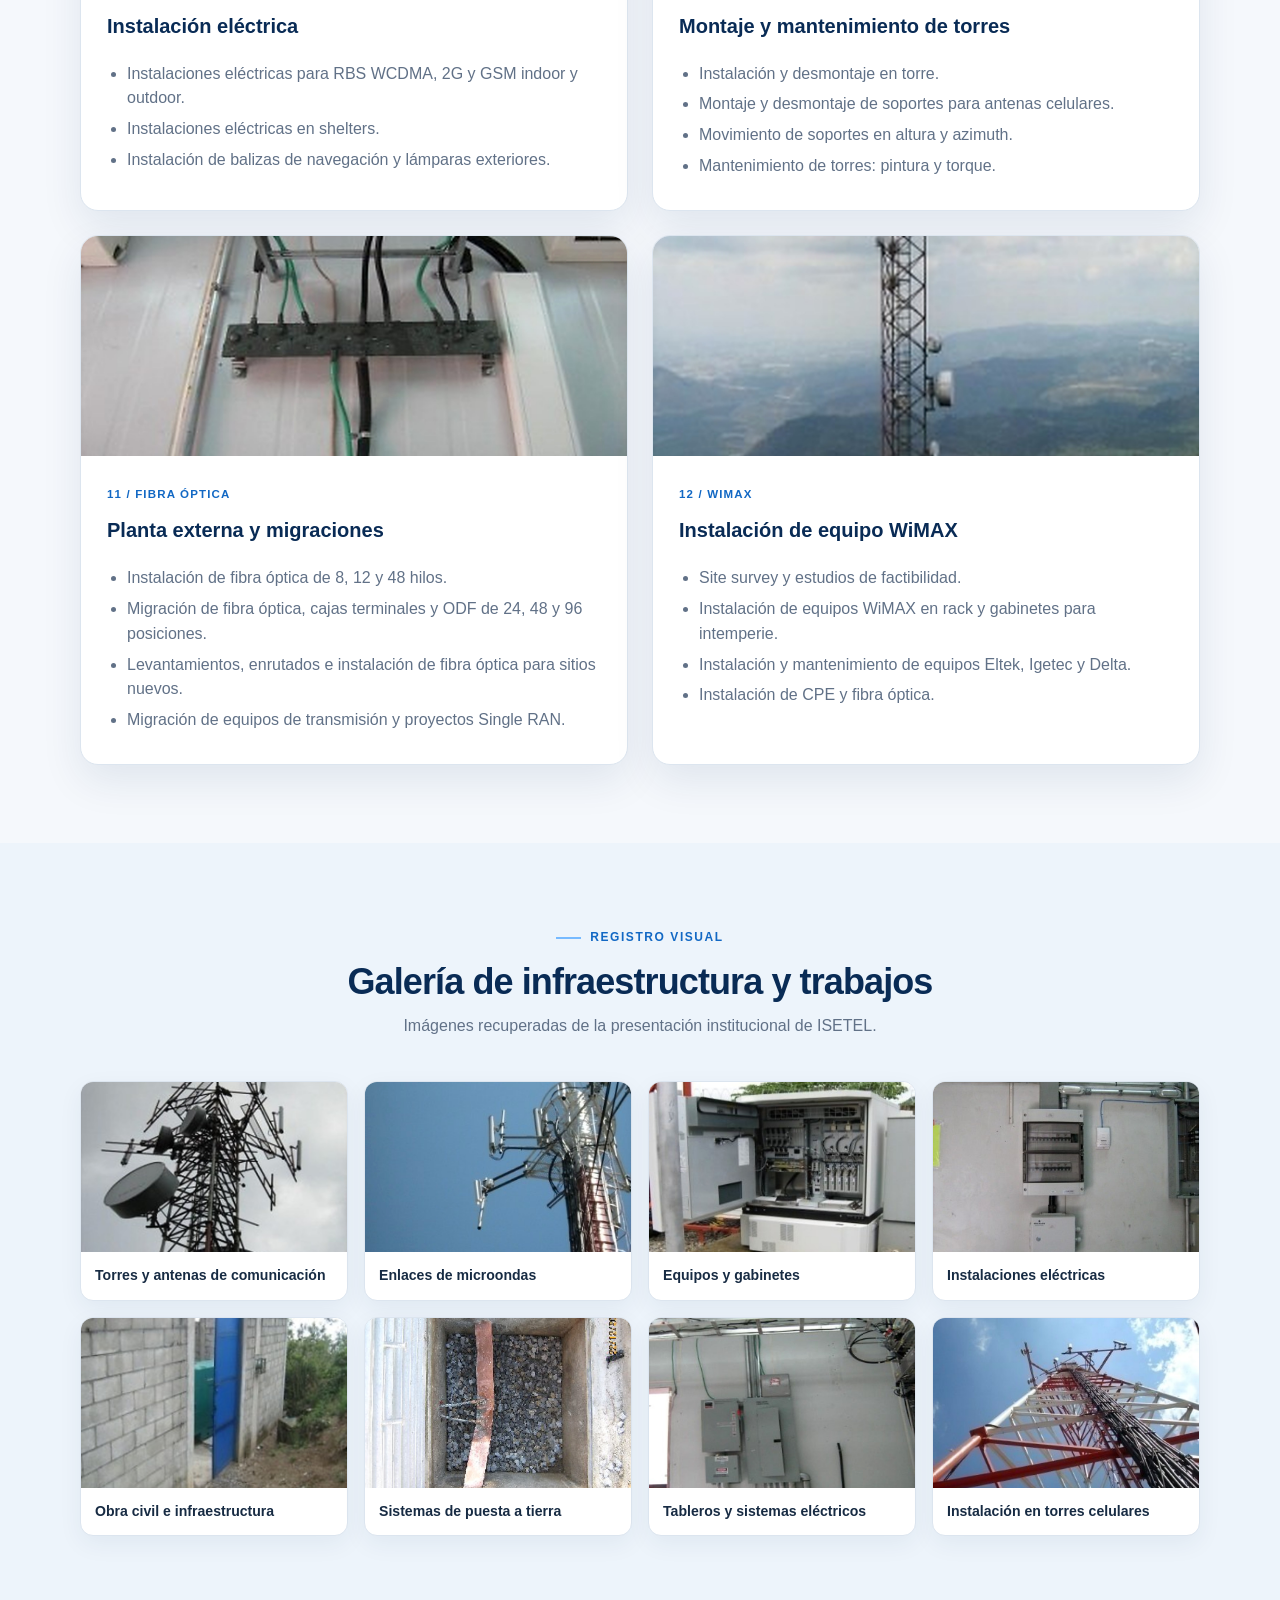
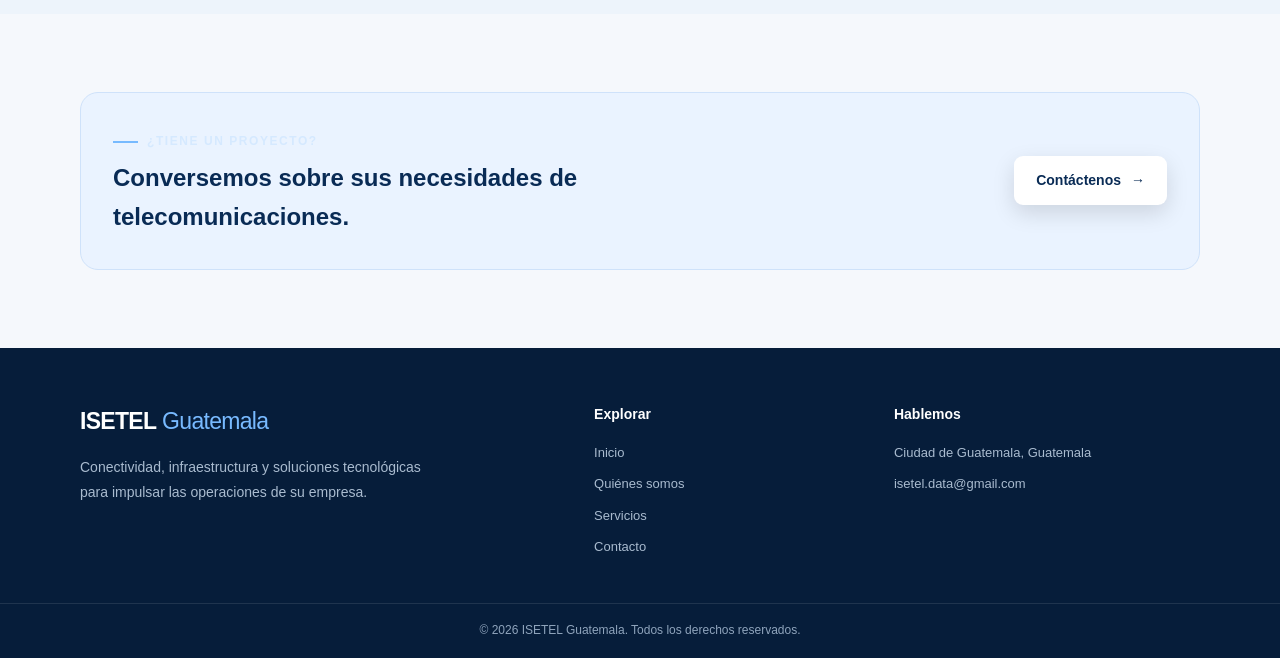
<file: servicios.html>
<!DOCTYPE html>
<html lang="es">
<head>
    <meta charset="UTF-8">
    <meta name="viewport" content="width=device-width, initial-scale=1.0">
    <meta name="theme-color" content="#092b55">
    <meta name="description" content="ISETEL: instalación y servicios en telecomunicaciones, transmisión, radio bases, energía e infraestructura.">
    <title>Servicios | ISETEL Guatemala</title>
    <link rel="stylesheet" href="styles.css">
    <script src="main.js" defer></script>
</head>
<body>
<a class="skip-link" href="#contenido">Saltar al contenido</a>
<header class="site-header">
    <div class="header-inner">
        <a class="brand" href="index.html" aria-label="ISETEL Guatemala - Inicio"><img src="img/logo.png" alt="ISETEL Guatemala"></a>
        <button class="menu-toggle" type="button" aria-label="Abrir menú" aria-expanded="false" aria-controls="main-navigation"><span></span><span></span><span></span></button>
        <nav class="main-navigation" id="main-navigation" aria-label="Navegación principal">
            <a href="index.html">Inicio</a><a href="nosotros.html">Quiénes somos</a><a href="servicios.html">Servicios</a><a class="nav-contact" href="contacto.html">Contáctenos <span aria-hidden="true">↗</span></a>
        </nav>
    </div>
</header>
<main id="contenido">

<section class="page-hero">
    <span class="eyebrow">Capacidades técnicas</span>
    <h1>Nuestros servicios</h1>
    <p>Instalación, configuración, mantenimiento y desarrollo de infraestructura para redes de telecomunicaciones.</p>
</section>

<section class="section">
    <div class="container">
        <div class="section-heading">
            <span class="eyebrow">De principio a fin</span>
            <h2>Servicios especializados de ISETEL</h2>
            <p>Las siguientes áreas reúnen los servicios y tecnologías indicados en la presentación corporativa.</p>
        </div>

        <div class="service-detail-grid">
            <article class="service-detail-card">
                <img src="img/proyectos/antenas-microondas.jpg" alt="Antenas de microondas en torre" loading="lazy">
                <div class="service-detail-body"><span class="card-kicker">01 / Preinstalación</span><h3>Estudios e ingeniería</h3><ul><li>Site survey para enlaces PDH y SDH, 2G y WCDMA.</li><li>Site survey para radio bases celulares.</li><li>Ingeniería para planta externa, energía y fibra óptica.</li><li>Diseño de ODF y cajas terminales.</li></ul></div>
            </article>
            <article class="service-detail-card">
                <img src="img/proyectos/torre-celular.jpg" alt="Instalación de antenas en torre" loading="lazy">
                <div class="service-detail-body"><span class="card-kicker">02 / Postinstalación</span><h3>Integración y certificación</h3><ul><li>Enrutamiento físico desde radio bases (RBS) hasta racks de transmisión y switches, a nivel E1 e IP.</li><li>Pruebas de certificación de calidad de rutas digitales.</li><li>Configuración de enlaces IP, PDH y SDH.</li><li>Configuración de multiplexores TDM y SDH (ADM), gestión local y remota.</li><li>Certificación de equipos nuevos y reubicados.</li></ul></div>
            </article>
            <article class="service-detail-card">
                <img src="img/proyectos/gabinete-telecomunicaciones.jpg" alt="Gabinete con equipos de telecomunicaciones" loading="lazy">
                <div class="service-detail-body"><span class="card-kicker">03 / Transmisión</span><h3>Multiplexación PDH y SDH</h3><ul><li>Instalación, configuración y mantenimiento de equipos RAD: FCD, KILOMUX y MEGAPLEX.</li><li>TELLABS PDH 8120, 8130, 8140, 8150 y SDH 6325, 6340, 6345, 6350.</li><li>LUCENT SDH WAVESTAR AM y AM PLUS.</li></ul></div>
            </article>
            <article class="service-detail-card">
                <img src="img/proyectos/antena-en-torre.jpg" alt="Antena de transmisión instalada en torre" loading="lazy">
                <div class="service-detail-body"><span class="card-kicker">04 / Microondas</span><h3>Transmisión por microondas</h3><ul><li>Instalación, configuración y mantenimiento de sistemas SCPC: SKYDATA, L3COM, GILAT y RADYNE.</li><li>Sistemas multiportadoras GILAT y SKYDATA.</li><li>Sistemas CVS L3COM.</li><li>Equipos NERA, Ericsson Mini Link, NEC, Alcatel, Diamux, Alvarion, Redline y Huawei.</li><li>Antenas de 0.6, 1.2, 1.8, 2.4 y 3.0 metros, con y sin diversidad de espacio.</li></ul></div>
            </article>
            <article class="service-detail-card">
                <img src="img/proyectos/123.jpg" alt="Estación de telefonía celular" loading="lazy">
                <div class="service-detail-body"><span class="card-kicker">05 / Redes celulares</span><h3>Radio bases y estaciones celulares</h3><ul><li>Instalación y mantenimiento de equipos RBS Ericsson GSM BTS 2106, 2206, 2207 y 2306.</li><li>Equipos Ericsson TDMA 884 y 882.</li><li>Equipos Nortel GSM, Motorola AMS y HDII, Lucent CDMA y Huawei WCDMA y 2G.</li><li>Instalación y mantenimiento de estaciones celulares Andrew, Prodelin y Channel Master.</li></ul></div>
            </article>
            <article class="service-detail-card">
                <img src="img/proyectos/sistema-energia.jpg" alt="Equipo de respaldo y energía para telecomunicaciones" loading="lazy">
                <div class="service-detail-body"><span class="card-kicker">06 / Energía</span><h3>Sistemas de fuerza AC - DC</h3><ul><li>Instalación de rectificadores Delta, Lorain, Lucas Benning, Argus, Motorola, Valere Power, Ericsson y Emerson.</li><li>Sistemas de respaldo de energía AC - DC y bancos de baterías.</li><li>Configuraciones de +24 Vdc y -48 Vdc, con capacidades descritas de 96 a 2100 Ah y baterías de 2, 6 y 12 Vdc.</li></ul></div>
            </article>
            <article class="service-detail-card">
                <img src="img/proyectos/456.jpg" alt="Obra civil en infraestructura de telecomunicaciones" loading="lazy">
                <div class="service-detail-body"><span class="card-kicker">07 / Infraestructura</span><h3>Obra civil</h3><ul><li>Cimentaciones para torres.</li><li>Muros perimetrales y muros de contención.</li><li>Fundición de losas para equipos GSM, WCDMA y 2G outdoor.</li><li>Losas para shelters y moto generadores.</li><li>Instalación de shelters.</li></ul></div>
            </article>
            <article class="service-detail-card">
                <img src="img/proyectos/sistema-puesta-tierra.jpg" alt="Detalle de instalación de sistema de tierra" loading="lazy">
                <div class="service-detail-body"><span class="card-kicker">08 / Protección</span><h3>Sistemas de tierra</h3><ul><li>Anillos de tierra para shelters y torres.</li><li>Bus de tierra en torre.</li><li>Anillos de tierra para losas WCDMA, 2G y GSM outdoor.</li><li>Mantenimiento de sistemas de tierra.</li></ul></div>
            </article>
            <article class="service-detail-card">
                <img src="img/proyectos/instalacion-electrica.jpg" alt="Instalación de tablero eléctrico" loading="lazy">
                <div class="service-detail-body"><span class="card-kicker">09 / Instalaciones</span><h3>Instalación eléctrica</h3><ul><li>Instalaciones eléctricas para RBS WCDMA, 2G y GSM indoor y outdoor.</li><li>Instalaciones eléctricas en shelters.</li><li>Instalación de balizas de navegación y lámparas exteriores.</li></ul></div>
            </article>
            <article class="service-detail-card">
                <img src="img/proyectos/trabajos-torre.jpg" alt="Estructura de torre para telecomunicaciones" loading="lazy">
                <div class="service-detail-body"><span class="card-kicker">10 / Torres</span><h3>Montaje y mantenimiento de torres</h3><ul><li>Instalación y desmontaje en torre.</li><li>Montaje y desmontaje de soportes para antenas celulares.</li><li>Movimiento de soportes en altura y azimuth.</li><li>Mantenimiento de torres: pintura y torque.</li></ul></div>
            </article>
            <article class="service-detail-card">
                <img src="img/proyectos/fibra-y-cableado.jpg" alt="Cableado y conexiones para telecomunicaciones" loading="lazy">
                <div class="service-detail-body"><span class="card-kicker">11 / Fibra óptica</span><h3>Planta externa y migraciones</h3><ul><li>Instalación de fibra óptica de 8, 12 y 48 hilos.</li><li>Migración de fibra óptica, cajas terminales y ODF de 24, 48 y 96 posiciones.</li><li>Levantamientos, enrutados e instalación de fibra óptica para sitios nuevos.</li><li>Migración de equipos de transmisión y proyectos Single RAN.</li></ul></div>
            </article>
            <article class="service-detail-card">
                <img src="img/proyectos/torre-en-sitio.jpg" alt="Sitio de telecomunicaciones en campo" loading="lazy">
                <div class="service-detail-body"><span class="card-kicker">12 / WiMAX</span><h3>Instalación de equipo WiMAX</h3><ul><li>Site survey y estudios de factibilidad.</li><li>Instalación de equipos WiMAX en rack y gabinetes para intemperie.</li><li>Instalación y mantenimiento de equipos Eltek, Igetec y Delta.</li><li>Instalación de CPE y fibra óptica.</li></ul></div>
            </article>
        </div>
    </div>
</section>

<section class="section section-tint" id="galeria">
    <div class="container">
        <div class="section-heading">
            <span class="eyebrow">Registro visual</span>
            <h2>Galería de infraestructura y trabajos</h2>
            <p>Imágenes recuperadas de la presentación institucional de ISETEL.</p>
        </div>
        <div class="project-gallery">
            <figure><img src="img/proyectos/torre-comunicaciones.jpg" alt="Torre de telecomunicaciones" loading="lazy"><figcaption>Torres y antenas de comunicación</figcaption></figure>
            <figure><img src="img/proyectos/antenas-microondas.jpg" alt="Antenas de microondas" loading="lazy"><figcaption>Enlaces de microondas</figcaption></figure>
            <figure><img src="img/proyectos/gabinete-telecomunicaciones.jpg" alt="Gabinete de equipos" loading="lazy"><figcaption>Equipos y gabinetes</figcaption></figure>
            <figure><img src="img/proyectos/instalacion-electrica.jpg" alt="Instalación eléctrica" loading="lazy"><figcaption>Instalaciones eléctricas</figcaption></figure>
            <figure><img src="img/proyectos/obra-civil-sitio.jpg" alt="Obra civil para sitio de telecomunicaciones" loading="lazy"><figcaption>Obra civil e infraestructura</figcaption></figure>
            <figure><img src="img/proyectos/sistema-puesta-tierra.jpg" alt="Sistema de puesta a tierra" loading="lazy"><figcaption>Sistemas de puesta a tierra</figcaption></figure>
            <figure><img src="img/proyectos/sistema-electrico.jpg" alt="Tablero y sistema eléctrico" loading="lazy"><figcaption>Tableros y sistemas eléctricos</figcaption></figure>
            <figure><img src="img/proyectos/torre-celular.jpg" alt="Torre celular" loading="lazy"><figcaption>Instalación en torres celulares</figcaption></figure>
        </div>
    </div>
</section>

<section class="section">
    <div class="container callout-band">
        <div><span class="eyebrow">¿Tiene un proyecto?</span><h2>Conversemos sobre sus necesidades de telecomunicaciones.</h2></div>
        <a class="btn btn-primary" href="contacto.html">Contáctenos <span aria-hidden="true">→</span></a>
    </div>
</section>

</main>
<footer class="site-footer">
    <div class="footer-main container">
        <div class="footer-about"><a class="footer-brand" href="index.html">ISETEL<span> Guatemala</span></a><p>Conectividad, infraestructura y soluciones tecnológicas para impulsar las operaciones de su empresa.</p></div>
        <div><h2 class="footer-heading">Explorar</h2><ul class="footer-links"><li><a href="index.html">Inicio</a></li><li><a href="nosotros.html">Quiénes somos</a></li><li><a href="servicios.html">Servicios</a></li><li><a href="contacto.html">Contacto</a></li></ul></div>
        <div><h2 class="footer-heading">Hablemos</h2><ul class="footer-links footer-contact"><li>Ciudad de Guatemala, Guatemala</li><li><a href="mailto:isetel.data@gmail.com">isetel.data@gmail.com</a></li></ul></div>
    </div>
    <div class="footer-bottom"><p>© <span id="current-year">2026</span> ISETEL Guatemala. Todos los derechos reservados.</p></div>
</footer>
</body>
</html>
</file>
<file: styles.css>
/* ISETEL Guatemala | Sistema visual corporativo */
:root {
    --navy: #092b55;
    --navy-deep: #061d3a;
    --blue: #1268c4;
    --blue-light: #eaf3ff;
    --ink: #172b43;
    --muted: #617187;
    --line: #dce5ef;
    --surface: #ffffff;
    --page: #f5f8fc;
    --shadow: 0 16px 42px rgba(10, 43, 85, .09);
    --radius: 18px;
}
* { box-sizing: border-box; }
html { scroll-behavior: smooth; }
body {
    margin: 0; min-height: 100vh; color: var(--ink);
    background: var(--page); font-family: "Segoe UI", Arial, sans-serif;
    line-height: 1.65; -webkit-font-smoothing: antialiased;
}
a { color: inherit; }
img { max-width: 100%; }
.container { width: min(1120px, calc(100% - 48px)); margin-inline: auto; }
.skip-link { position: absolute; left: -999px; top: 10px; z-index: 2000; }
.skip-link:focus { left: 10px; background: white; padding: 10px; }
.site-header {
    position: sticky; top: 0; z-index: 1000; background: rgba(255,255,255,.96);
    backdrop-filter: blur(14px); border-bottom: 1px solid rgba(220,229,239,.9);
}
.header-inner {
    width: min(1200px, calc(100% - 48px)); min-height: 88px; margin: auto;
    display: flex; align-items: center; justify-content: space-between; gap: 28px;
}
.brand { display: inline-flex; align-items: center; flex-shrink: 0; }
.brand img { display: block; width: auto; height: 66px; object-fit: contain; }
.main-navigation { display: flex; align-items: center; gap: 8px; }
.main-navigation a {
    text-decoration: none; color: #43566d; font-size: 14px; font-weight: 650;
    padding: 11px 15px; border-radius: 9px; transition: .2s ease;
}
.main-navigation a:hover, .main-navigation a.active { color: var(--blue); background: var(--blue-light); }
.main-navigation .nav-contact { color: white; background: var(--blue); margin-left: 8px; padding-inline: 19px; }
.main-navigation .nav-contact:hover, .main-navigation .nav-contact.active { color: white; background: var(--navy); }
.menu-toggle { display: none; border: 0; background: transparent; padding: 10px; cursor: pointer; }
.menu-toggle span { display: block; width: 24px; height: 2px; background: var(--navy); margin: 5px; border-radius: 2px; }
.hero {
    position: relative; overflow: hidden; color: white;
    background: radial-gradient(circle at 82% 25%, rgba(55,139,226,.32), transparent 28%),
                linear-gradient(120deg, #061d3a 0%, #0b376b 58%, #1268c4 100%);
}
.hero::after {
    content: ""; position: absolute; width: 460px; height: 460px; border: 1px solid rgba(255,255,255,.13);
    border-radius: 50%; right: -130px; bottom: -280px; box-shadow: 0 0 0 45px rgba(255,255,255,.035), 0 0 0 90px rgba(255,255,255,.025);
}
.hero-inner { position: relative; z-index: 1; width: min(1120px, calc(100% - 48px)); margin: auto; padding: 104px 0 112px; }
.eyebrow {
    display: inline-flex; align-items: center; gap: 9px; color: #d5e9ff;
    font-size: 12px; font-weight: 750; letter-spacing: .13em; text-transform: uppercase;
}
.eyebrow::before { content: ""; width: 25px; height: 2px; background: #77baff; }
.hero h1 { max-width: 780px; margin: 20px 0 20px; font-size: clamp(38px, 5.5vw, 62px); line-height: 1.08; letter-spacing: -.035em; }
.hero p { max-width: 690px; margin: 0; color: #d6e5f6; font-size: 18px; line-height: 1.8; }
.hero-actions { display: flex; flex-wrap: wrap; gap: 13px; margin-top: 34px; }
.btn {
    display: inline-flex; align-items: center; justify-content: center; gap: 10px;
    min-height: 49px; padding: 0 22px; border-radius: 9px; text-decoration: none;
    font-weight: 700; font-size: 14px; transition: transform .2s, background .2s, box-shadow .2s;
}
.btn:hover { transform: translateY(-2px); }
.btn-primary { background: white; color: var(--navy); box-shadow: 0 8px 22px rgba(0,0,0,.13); }
.btn-primary:hover { background: #eaf3ff; }
.btn-outline { color: white; border: 1px solid rgba(255,255,255,.45); }
.btn-outline:hover { background: rgba(255,255,255,.1); }
.page-hero { color: white; text-align: center; background: linear-gradient(120deg, var(--navy-deep), #105ca8); padding: 66px 24px 72px; }
.page-hero .eyebrow { justify-content: center; }
.page-hero h1 { margin: 13px 0 10px; font-size: clamp(34px, 4vw, 46px); line-height: 1.15; }
.page-hero p { max-width: 720px; margin: auto; color: #d9e8f8; font-size: 16px; }
.section { padding: 78px 0; }
.section-white { background: white; }
.section-heading { max-width: 720px; margin: 0 auto 42px; text-align: center; }
.section-heading .eyebrow { color: var(--blue); }
.section-heading h2 { margin: 12px 0 10px; color: var(--navy); font-size: clamp(27px, 3.2vw, 36px); line-height: 1.2; letter-spacing: -.025em; }
.section-heading p { margin: 0; color: var(--muted); }
.cards-grid { display: grid; grid-template-columns: repeat(3, minmax(0, 1fr)); gap: 22px; }
.info-card, .service-card, .content-panel, .contact-panel {
    background: var(--surface); border: 1px solid var(--line); border-radius: var(--radius);
    box-shadow: 0 8px 28px rgba(10,43,85,.045);
}
.info-card, .service-card { padding: 29px; transition: transform .22s, box-shadow .22s, border-color .22s; }
.info-card:hover, .service-card:hover { transform: translateY(-5px); box-shadow: var(--shadow); border-color: #b8d5f4; }
.card-icon {
    display: grid; place-items: center; width: 48px; height: 48px; margin-bottom: 20px;
    color: var(--blue); background: var(--blue-light); border-radius: 13px; font-size: 22px; font-weight: 800;
}
.info-card h3, .service-card h3 { margin: 0 0 10px; color: var(--navy); font-size: 19px; }
.info-card p, .service-card p { margin: 0; color: var(--muted); font-size: 14px; line-height: 1.8; }
.text-link { display: inline-flex; margin-top: 22px; color: var(--blue); text-decoration: none; font-weight: 750; font-size: 14px; }
.text-link:hover { color: var(--navy); }
.split-layout { display: grid; grid-template-columns: 1.05fr .95fr; gap: 54px; align-items: center; }
.content-panel { padding: 38px; }
.content-panel h2 { margin: 0 0 16px; color: var(--navy); font-size: 28px; line-height: 1.25; }
.content-panel p { color: var(--muted); margin: 0 0 14px; }
.content-panel p:last-child { margin-bottom: 0; }
.feature-list { display: grid; gap: 15px; margin-top: 24px; }
.feature-item { display: flex; gap: 13px; align-items: flex-start; color: var(--muted); font-size: 14px; }
.feature-check { display: grid; place-items: center; flex: 0 0 25px; height: 25px; border-radius: 50%; color: var(--blue); background: var(--blue-light); font-weight: 800; }
.values-grid { display: grid; grid-template-columns: repeat(2, minmax(0, 1fr)); gap: 22px; margin-top: 24px; }
.value-card { padding: 30px; border-radius: var(--radius); background: white; border: 1px solid var(--line); }
.value-card h3 { color: var(--navy); margin: 0 0 10px; font-size: 20px; }
.value-card p { color: var(--muted); margin: 0; font-size: 14px; line-height: 1.8; }
.service-grid { display: grid; grid-template-columns: repeat(3, minmax(0, 1fr)); gap: 22px; }
.service-card { display: flex; flex-direction: column; align-items: flex-start; min-height: 275px; }
.service-card .text-link { margin-top: auto; padding-top: 20px; }
.cta-band { padding: 52px 0; background: var(--blue-light); }
.cta-inner { display: flex; align-items: center; justify-content: space-between; gap: 25px; }
.cta-inner h2 { margin: 0 0 6px; color: var(--navy); font-size: 27px; }
.cta-inner p { margin: 0; color: var(--muted); }
.btn-blue { background: var(--blue); color: white; }
.btn-blue:hover { background: var(--navy); }
.contact-layout { display: grid; grid-template-columns: .85fr 1.15fr; gap: 25px; align-items: start; }
.contact-panel { padding: 34px; }
.contact-panel h2 { margin: 0 0 10px; color: var(--navy); font-size: 23px; }
.contact-panel > p { color: var(--muted); margin: 0 0 26px; font-size: 14px; }
.contact-detail { display: flex; gap: 14px; padding: 16px 0; border-top: 1px solid var(--line); }
.contact-detail-icon { display: grid; place-items: center; flex: 0 0 40px; height: 40px; color: var(--blue); background: var(--blue-light); border-radius: 11px; font-weight: 800; }
.contact-detail strong { display: block; color: var(--navy); font-size: 13px; }
.contact-detail span, .contact-detail a { color: var(--muted); font-size: 14px; text-decoration: none; }
.contact-form { display: grid; gap: 17px; }
.form-row { display: grid; grid-template-columns: repeat(2, minmax(0, 1fr)); gap: 15px; }
.form-field label { display: block; margin-bottom: 7px; color: #31465f; font-size: 13px; font-weight: 700; }
.form-field input, .form-field textarea {
    display: block; width: 100%; padding: 13px 14px; border: 1px solid #d4dfeb;
    border-radius: 9px; background: #fbfdff; color: var(--ink); font: inherit; font-size: 14px; outline: none;
    transition: border-color .2s, box-shadow .2s;
}
.form-field input:focus, .form-field textarea:focus { border-color: var(--blue); box-shadow: 0 0 0 3px rgba(18,104,196,.12); }
.form-field textarea { resize: vertical; min-height: 125px; }
.contact-form .btn { border: 0; cursor: pointer; justify-self: start; }
.contact-form .btn:disabled { opacity: .7; cursor: wait; }
.toast-notification {
    position: fixed; right: 24px; bottom: 24px; z-index: 1500; display: flex; align-items: center; gap: 12px;
    max-width: min(440px, calc(100% - 32px)); padding: 16px 20px; color: white; background: var(--navy-deep);
    border-left: 4px solid #19a879; border-radius: 11px; box-shadow: 0 12px 32px rgba(0,0,0,.2);
    opacity: 0; transform: translateY(18px); pointer-events: none; transition: .3s ease;
}
.toast-notification.show { opacity: 1; transform: translateY(0); }
.toast-notification.error { border-left-color: #ef4444; }
.toast-icon { display: grid; place-items: center; width: 25px; height: 25px; flex-shrink: 0; border-radius: 50%; background: #19a879; font-weight: 800; }
.toast-notification.error .toast-icon { background: #ef4444; }
.site-footer { color: #c7d5e5; background: #061d3a; }
.footer-main { display: grid; grid-template-columns: 1.5fr .8fr 1fr; gap: 55px; padding-top: 55px; padding-bottom: 45px; }
.footer-brand { color: white; font-size: 23px; font-weight: 850; letter-spacing: -.03em; text-decoration: none; }
.footer-brand span { color: #78baff; font-weight: 500; }
.footer-about p { max-width: 360px; margin: 14px 0 0; color: #a9bbcf; font-size: 14px; line-height: 1.8; }
.footer-heading { margin: 0 0 16px; color: white; font-size: 14px; }
.footer-links { display: grid; gap: 10px; padding: 0; margin: 0; list-style: none; color: #a9bbcf; font-size: 13px; }
.footer-links a { color: inherit; text-decoration: none; }
.footer-links a:hover { color: white; }
.footer-bottom { border-top: 1px solid rgba(255,255,255,.1); padding: 17px 24px; text-align: center; }
.footer-bottom p { margin: 0; color: #8fa4bc; font-size: 12px; }
@media (max-width: 900px) {
    .cards-grid, .service-grid { grid-template-columns: repeat(2, minmax(0, 1fr)); }
    .split-layout { grid-template-columns: 1fr; gap: 25px; }
    .contact-layout { grid-template-columns: 1fr; }
}
@media (max-width: 680px) {
    .container, .header-inner, .hero-inner { width: min(100% - 34px, 1120px); }
    .header-inner { min-height: 74px; }
    .brand img { height: 54px; max-width: 190px; }
    .menu-toggle { display: block; }
    .main-navigation {
        display: none; position: absolute; top: 100%; left: 0; right: 0; padding: 12px 17px 18px;
        flex-direction: column; align-items: stretch; gap: 3px; background: white; border-bottom: 1px solid var(--line);
        box-shadow: 0 12px 20px rgba(10,43,85,.08);
    }
    .main-navigation.open { display: flex; }
    .main-navigation a { padding: 13px 14px; }
    .main-navigation .nav-contact { margin: 5px 0 0; text-align: center; }
    .hero-inner { padding: 76px 0 82px; }
    .hero p { font-size: 16px; }
    .section { padding: 58px 0; }
    .cards-grid, .service-grid, .values-grid { grid-template-columns: 1fr; }
    .page-hero { padding: 52px 20px 58px; }
    .content-panel, .contact-panel { padding: 25px; }
    .form-row { grid-template-columns: 1fr; }
    .cta-inner { align-items: flex-start; flex-direction: column; }
    .footer-main { grid-template-columns: 1fr; gap: 30px; padding-top: 42px; }
}
@media (prefers-reduced-motion: reduce) {
    *, *::before, *::after { scroll-behavior: auto !important; transition-duration: .01ms !important; }
}


/* Contenido corporativo ampliado desde la presentación ISETEL */
.hero-photo { position: relative; isolation: isolate; min-height: 560px; display: flex; align-items: center; overflow: hidden; background: var(--navy-deep); }
.hero-image { position: absolute; inset: 0; width: 100%; height: 100%; object-fit: cover; object-position: center 42%; z-index: -2; }
.hero-shade { position: absolute; inset: 0; background: linear-gradient(90deg, rgba(5,25,51,.94) 0%, rgba(5,25,51,.76) 55%, rgba(5,25,51,.28) 100%); z-index: -1; }
.hero-photo .hero-inner { padding-top: 92px; padding-bottom: 92px; color: #fff; }
.hero-photo h1 { max-width: 780px; font-size: clamp(2.5rem, 5vw, 4.4rem); line-height: 1.08; margin: 18px 0; color: #fff; }
.hero-photo p { max-width: 700px; color: rgba(255,255,255,.88); font-size: 1.12rem; }
.hero-photo .eyebrow { color: #a9d2ff; }
.feature-grid { display: grid; grid-template-columns: repeat(3, minmax(0,1fr)); gap: 24px; }
.feature-card, .country-card, .service-detail-card { background: #fff; border: 1px solid var(--line); border-radius: var(--radius); overflow: hidden; box-shadow: var(--shadow); }
.feature-card img { display: block; width: 100%; height: 220px; object-fit: cover; }
.feature-card > div { padding: 24px; }
.feature-card h3, .country-card h3, .service-detail-card h3 { margin: 8px 0 10px; color: var(--navy); }
.feature-card p, .country-card p, .service-detail-card li { color: var(--muted); }
.card-kicker { display: inline-block; color: var(--blue); text-transform: uppercase; font-size: .72rem; font-weight: 800; letter-spacing: .1em; }
.section-tint { background: #edf4fb; }
.split-section { display: grid; grid-template-columns: 1fr 1fr; gap: 54px; align-items: center; }
.split-section h2, .gallery-preview h2 { color: var(--navy); font-size: clamp(1.8rem,3vw,2.6rem); line-height: 1.2; }
.split-section p { color: var(--muted); }
.split-image { width: 100%; height: 380px; object-fit: cover; border-radius: var(--radius); box-shadow: var(--shadow); }
.center-action { text-align: center; margin-top: 34px; }
.section-navy { background: linear-gradient(135deg, #071e3c, #0b3b70); color: #fff; }
.section-heading-light h2, .section-heading-light p { color: #fff; }
.section-heading-light p { opacity: .8; }
.section-heading-light .eyebrow { color: #a9d2ff; }
.numbers-grid { display: grid; grid-template-columns: repeat(2,1fr); gap: 24px; max-width: 820px; margin: 0 auto; }
.numbers-grid article { padding: 28px; border: 1px solid rgba(255,255,255,.22); border-radius: var(--radius); background: rgba(255,255,255,.08); text-align: center; display: grid; gap: 8px; }
.numbers-grid strong { font-size: clamp(2.8rem,6vw,4.4rem); line-height: 1; color: #fff; }
.numbers-grid span, .note-light { color: rgba(255,255,255,.8); }
.note-light { max-width: 820px; margin: 20px auto 0; font-size: .85rem; text-align: center; }
.gallery-preview { display: grid; grid-template-columns: .85fr 1.15fr; gap: 48px; align-items: center; }
.gallery-preview p { color: var(--muted); }
.mini-gallery { display: grid; grid-template-columns: 1fr 1fr; grid-template-rows: 150px 150px; gap: 12px; }
.mini-gallery img { width: 100%; height: 100%; object-fit: cover; border-radius: 12px; }
.mini-gallery img:first-child { grid-row: span 2; }
.about-intro { display: grid; grid-template-columns: 1.15fr .85fr; gap: 34px; align-items: stretch; }
.about-intro > img { width: 100%; height: 100%; min-height: 340px; object-fit: cover; border-radius: var(--radius); box-shadow: var(--shadow); }
.compact-heading { margin-top: 58px; }
.brand-cloud { display: flex; flex-wrap: wrap; gap: 12px; justify-content: center; }
.brand-cloud span { padding: 11px 16px; background: #fff; color: var(--navy); border: 1px solid var(--line); border-radius: 999px; font-size: .83rem; font-weight: 800; letter-spacing: .04em; }
.project-country-grid { display: grid; grid-template-columns: repeat(2,minmax(0,1fr)); gap: 26px; }
.country-card img { width: 100%; height: 230px; object-fit: cover; }
.country-card > div { padding: 26px; }
.project-number { display: block; font-size: 2.2rem; color: var(--blue); margin: 8px 0; }
.source-note { margin: 22px auto 0; max-width: 900px; font-size: .85rem; color: var(--muted); }
.check-grid { display: grid; grid-template-columns: repeat(3,minmax(0,1fr)); gap: 14px; }
.check-grid > div { padding: 18px 18px 18px 44px; background: #fff; border: 1px solid var(--line); border-radius: 12px; position: relative; color: var(--ink); }
.check-grid > div:before { content: "✓"; position: absolute; left: 17px; top: 17px; color: var(--blue); font-weight: 900; }
.team-panel { margin-top: 24px; }
.team-panel h3 { margin-top: 0; color: var(--navy); }
.service-detail-grid { display: grid; grid-template-columns: repeat(2,minmax(0,1fr)); gap: 24px; }
.service-detail-card img { display: block; width: 100%; height: 220px; object-fit: cover; }
.service-detail-body { padding: 24px 26px 28px; }
.service-detail-body h3 { font-size: 1.25rem; }
.service-detail-body ul { padding-left: 20px; margin-bottom: 0; }
.service-detail-body li { padding: 3px 0; line-height: 1.55; }
.project-gallery { display: grid; grid-template-columns: repeat(4,minmax(0,1fr)); gap: 16px; }
.project-gallery figure { margin: 0; background: #fff; border: 1px solid var(--line); border-radius: 13px; overflow: hidden; box-shadow: 0 8px 24px rgba(10,43,85,.06); }
.project-gallery img { width: 100%; height: 170px; object-fit: cover; display: block; }
.project-gallery figcaption { padding: 12px 14px; font-size: .88rem; color: var(--ink); font-weight: 650; }
.callout-band { display: flex; justify-content: space-between; align-items: center; gap: 28px; padding: 32px; background: var(--blue-light); border: 1px solid #cfe2fa; border-radius: var(--radius); }
.callout-band h2 { margin: 6px 0 0; color: var(--navy); max-width: 650px; }
@media (max-width: 900px) {
    .feature-grid { grid-template-columns: repeat(2,minmax(0,1fr)); }
    .project-gallery { grid-template-columns: repeat(3,minmax(0,1fr)); }
    .check-grid { grid-template-columns: repeat(2,minmax(0,1fr)); }
}
@media (max-width: 680px) {
    .hero-photo { min-height: 520px; }
    .hero-shade { background: linear-gradient(90deg,rgba(5,25,51,.92),rgba(5,25,51,.68)); }
    .feature-grid, .split-section, .gallery-preview, .about-intro, .project-country-grid, .service-detail-grid, .numbers-grid { grid-template-columns: 1fr; }
    .feature-card img { height: 205px; }
    .split-image, .about-intro > img { height: 260px; min-height: 0; }
    .mini-gallery { grid-template-rows: 130px 130px; }
    .check-grid { grid-template-columns: 1fr; }
    .project-gallery { grid-template-columns: repeat(2,minmax(0,1fr)); }
    .project-gallery img { height: 135px; }
    .callout-band { align-items: flex-start; flex-direction: column; padding: 24px; }
}


/* Sección de contacto estática */
.contact-cta-panel { max-width: 900px; margin: 0 auto; padding: clamp(2rem, 5vw, 4rem); border-radius: 22px; background: linear-gradient(135deg, #092b55, #135a91); color: #fff; text-align: center; box-shadow: 0 18px 45px rgba(9,43,85,.16); }
.contact-cta-panel .eyebrow { color: #a9d9ff; }
.contact-cta-panel h2 { color: #fff; font-size: clamp(1.8rem, 4vw, 2.7rem); margin: .7rem 0 1rem; }
.contact-cta-panel p { max-width: 690px; margin: 0 auto 1.8rem; color: rgba(255,255,255,.88); line-height: 1.8; }
.contact-cta-panel .contact-email-button { display: inline-flex; align-items: center; justify-content: center; gap: .6rem; background: #fff; color: #092b55; border-color: #fff; }
.contact-cta-panel .contact-email-button:hover { background: #eaf5ff; }
.contact-cta-panel .contact-email-note { margin: 1.2rem auto 0; font-size: .88rem; color: rgba(255,255,255,.72); }
.contact-info-strip { display: flex; flex-wrap: wrap; justify-content: center; gap: 2rem 5rem; margin: 2rem auto 0; text-align: center; }
.contact-info-strip div { display: grid; gap: .35rem; }
.contact-info-strip strong { color: #092b55; }
.contact-info-strip a { color: #1767a5; text-decoration: none; }
@media (max-width: 600px) { .contact-cta-panel { padding: 2rem 1.25rem; } .contact-cta-panel .contact-email-button { width: 100%; } }
</file>
